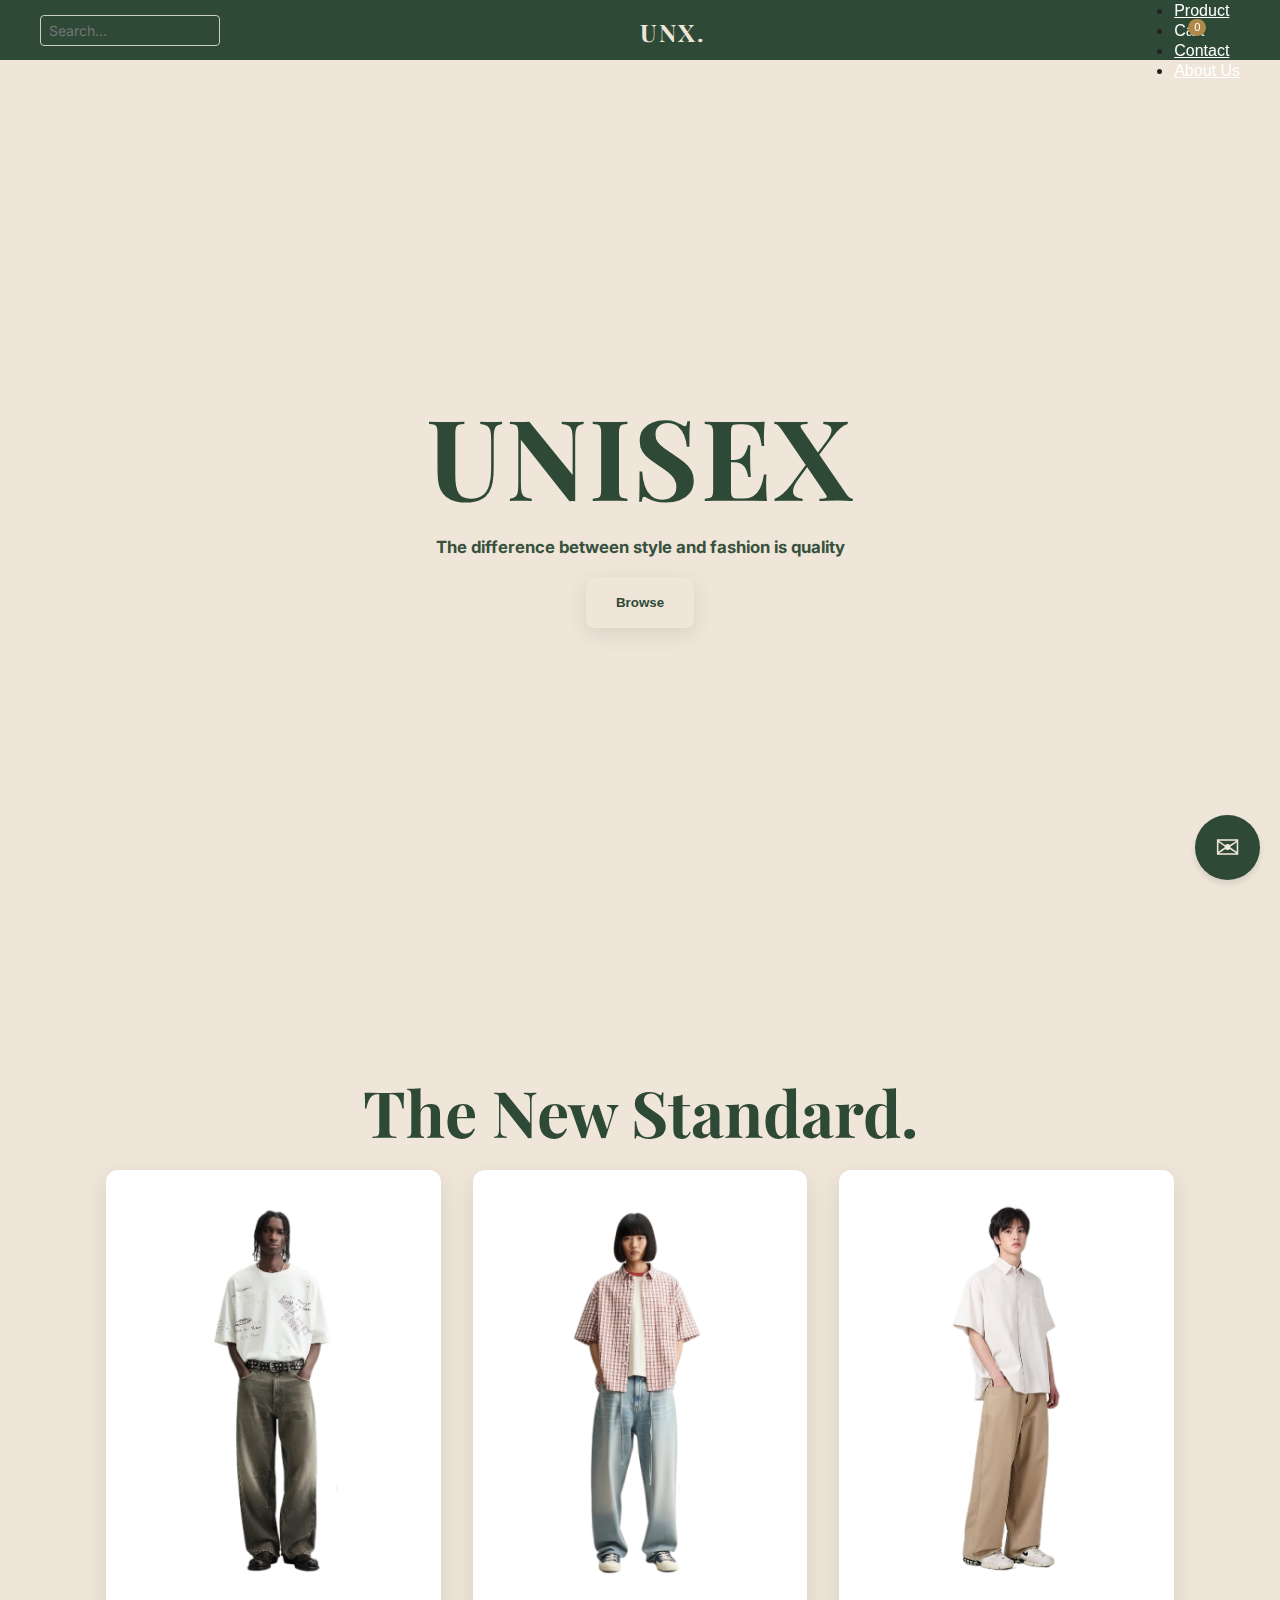
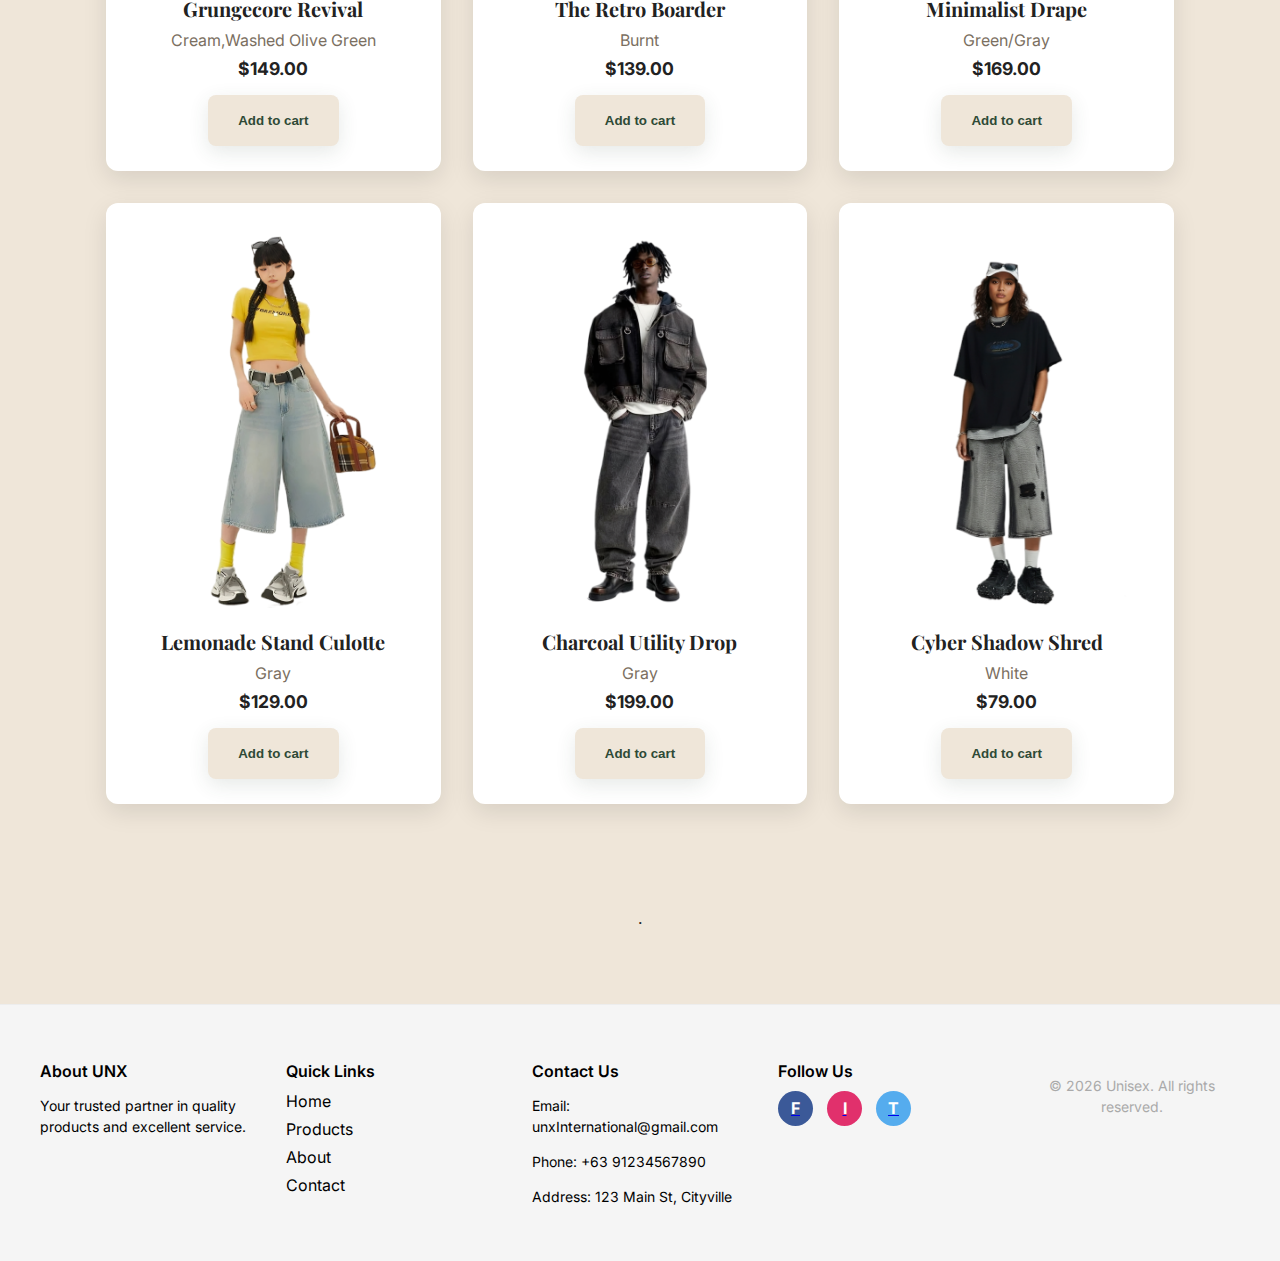
<file: index.html>
<!doctype html>
<html lang="en">
<head>
  <meta charset="utf-8" />
    <meta name="viewport" content="width=device-width, initial-scale=1">
  <title>Unx — Old Money Collection</title>
  <link href="https://fonts.googleapis.com/css2?family=Playfair+Display:wght@400;700&family=Inter:wght@300;400;600&display=swap" rel="stylesheet" />
  <link href="https://cdn.jsdelivr.net/npm/bootstrap@5.3.8/dist/css/bootstrap.min.css" rel="stylesheet" integrity="sha384-sRIl4kxILFvY47J16cr9ZwB07vP4J8+LH7qKQnuqkuIAvNWLzeN8tE5YBujZqJLB" crossorigin="anonymous" />
  <link rel="stylesheet" href="styles.css" />
</head>
<body>
  <!-- Main Navigation -->
  <div class="main-nav d-flex align-items-center justify-content-between px-4">
    <!-- Left: Search -->
    <div class="nav-left d-flex align-items-center">
      <input type="text" placeholder="Search..." class="search-input" />
    </div>

    <!-- Center: Brand -->
    <div class="brand text-center flex-fill">
      <a href="index.html" class="brand-link">
        <span class="brand-mark">UNX.</span>
      </a>
    </div>

    <!-- Right: Hamburger and Navigation -->
    <div class="d-flex align-items-center">
      <!-- Hamburger Icon -->
      <div class="hamburger" id="hamburger">
        <span></span>
        <span></span>
        <span></span>
      </div>

      <!-- Navigation Links -->
      <ul class="nav justify-content-end" id="navMenu">
        <li class="nav-item"><a class="nav-link" aria-current="page" href="index.html">Home</a></li>
        <li class="nav-item"><a class="nav-link" href="products.html">Product</a></li>
        <li class="nav-item"><a class="nav-link cart-wrapper" href="cart.html"> Cart <span id="cart-count" class="cart-count">0</span></a></li>
        <li class="nav-item"><a class="nav-link" href="contact.html">Contact</a></li>
        <li class="nav-item"><a class="nav-link" href="about.html">About Us</a></li>
      </ul>
    </div>
  </div>
    <!-- Messenger Button -->
  <button id="messageBtn">✉</button>

  <!-- Messenger Popup -->
  <div id="messengerPopup">
    <div id="messengerHeader">
      <span>Messenger</span>
      <button id="closeMessenger">&times;</button>
    </div>
    <div id="chatContent">
      <div><em>Start the conversation!</em></div>
    </div>
    <div id="messageInputContainer">
      <input type="text" id="messageInput" placeholder="Type your message..." />
      <button id="sendBtn">Send</button>
    </div>
  </div>

  <!-- Main Content -->
  <main>
    <section class = "hero">
      <div class="hero-inner">
        <h1 class="hero-title">UNISEX</h1>
        <h2 class="hero-sub">The difference between style and fashion is quality</h2>
        <button id="btnBrowse" class="btn-primary">Browse</button>
      </div>
    </section>

    <section class="container section">
      <h2 class="section-title">The New Standard.</h2>
      <div id="featured-grid" class="product-grid"></div>
    </section>

    <section class="container small-note">
      <p>.</p>
    </section>
  </main>

  <!-- Footer -->
 <footer class="site-footer">
  <div class="footer-container">
    <div class="footer-about">
      <h3>About UNX</h3>
      <p>Your trusted partner in quality products and excellent service.</p>
    </div>
    <div class="footer-links">
      <h3>Quick Links</h3>
      <ul>
        <li><a href="#">Home</a></li>
        <li><a href="products.html">Products</a></li>
        <li><a href="about.html">About</a></li>
        <li><a href="contact.html">Contact</a></li>
      </ul>
    </div>
    <div class="footer-contact">
      <h3>Contact Us</h3>
      <p>Email: unxInternational@gmail.com</p>
      <p>Phone: +63 91234567890</p>
      <p>Address: 123 Main St, Cityville</p>
    </div>
    <div class="footer-social">
      <h3>Follow Us</h3>
      <a href="#" aria-label="Facebook" class="social-icon facebook"></a>
      <a href="#" aria-label="Instagram" class="social-icon instagram"></a>
      <a href="#" aria-label="Twitter" class="social-icon twitter"></a>
    </div>
    <div class="footer-bottom">
      &copy; <span id="year"></span> Unisex. All rights reserved.
    </div>
  </div>
</footer>

  <script src="app.js"></script>
  <script>document.getElementById('year').textContent = new Date().getFullYear();</script>
</body>
</html>
</file>
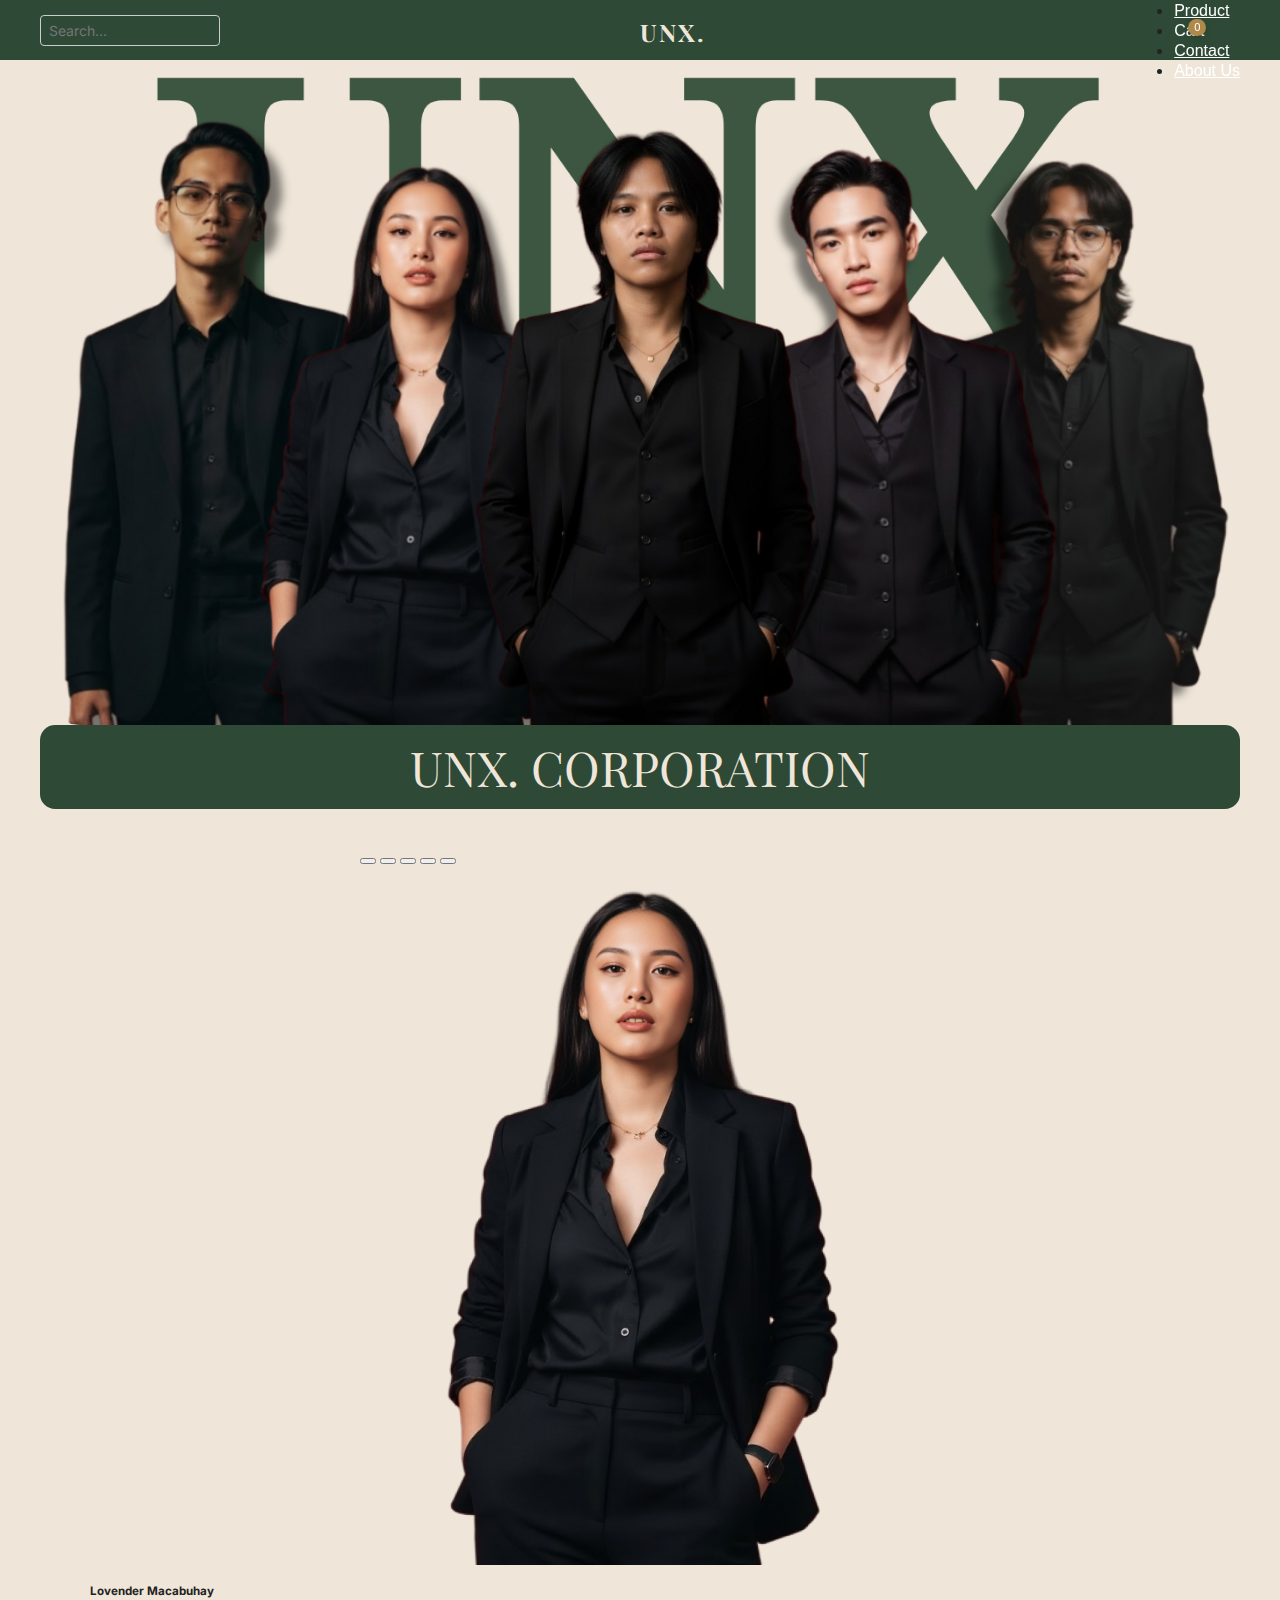
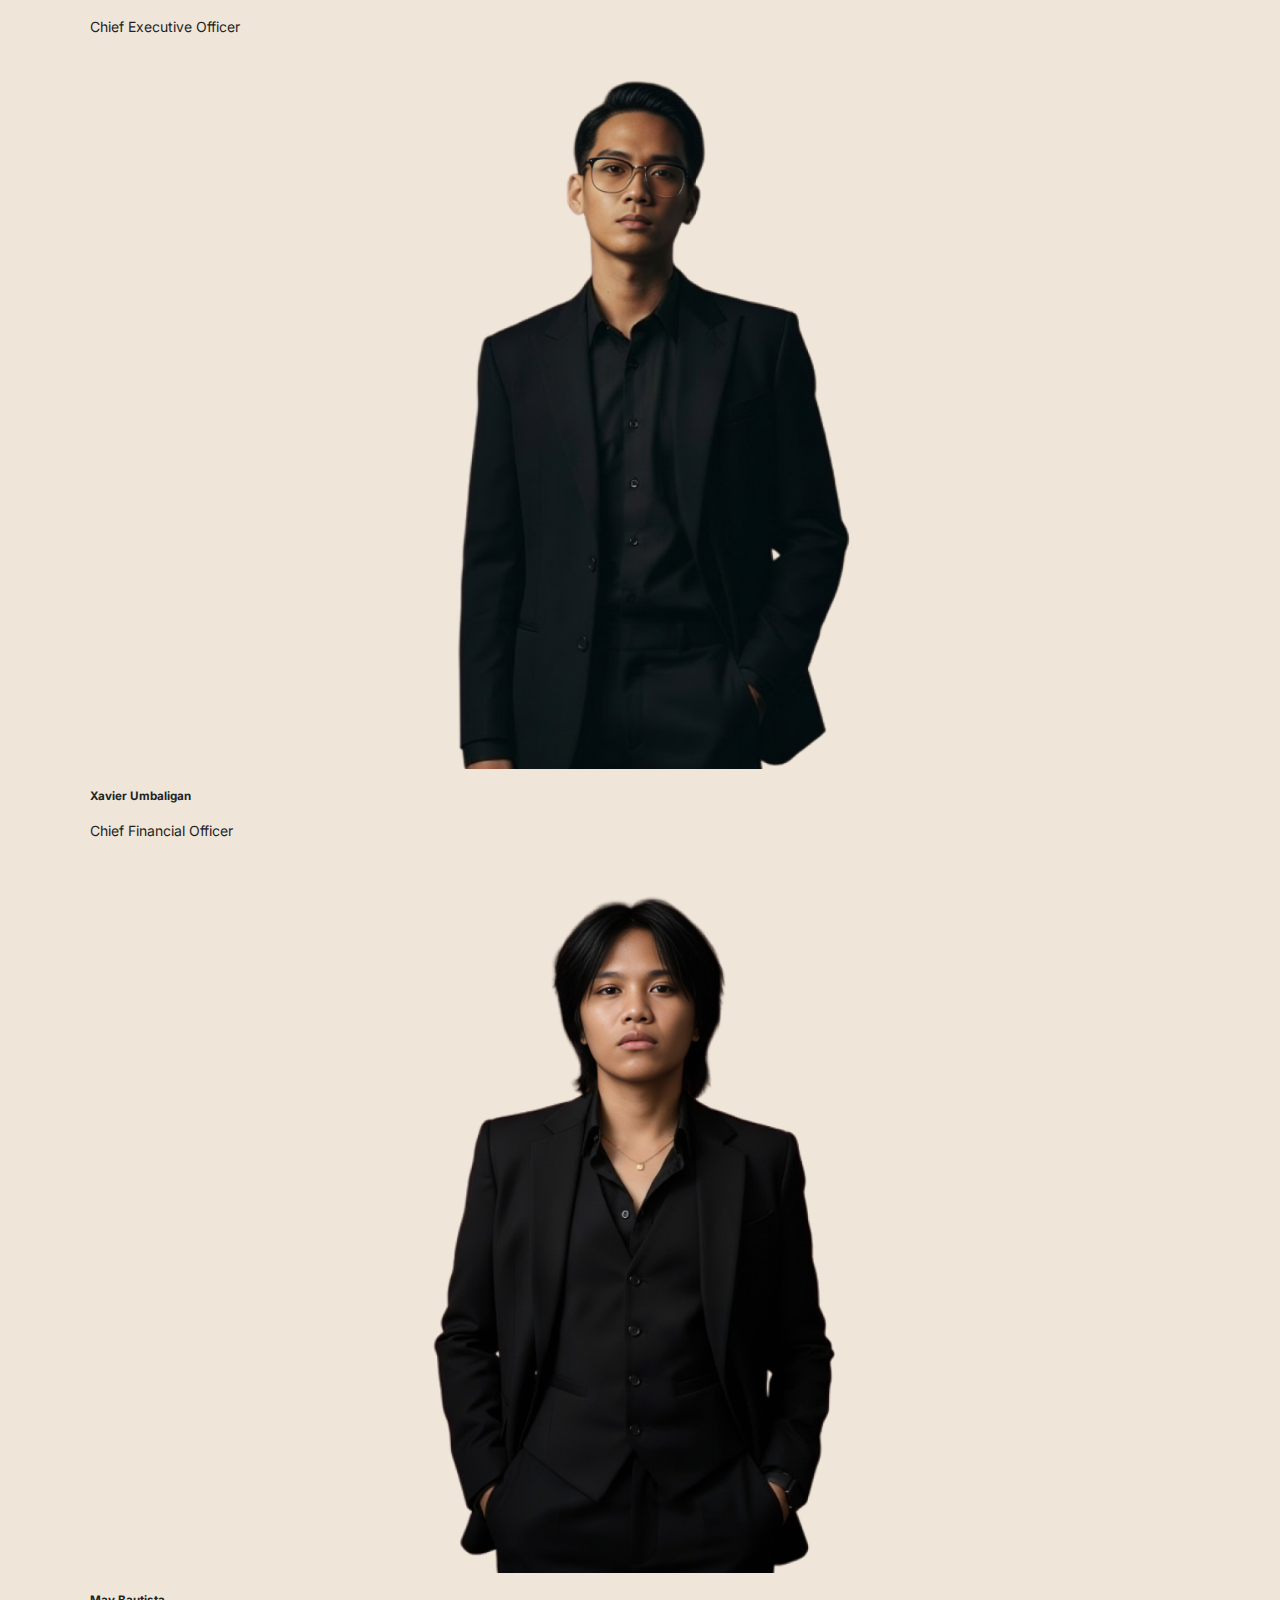
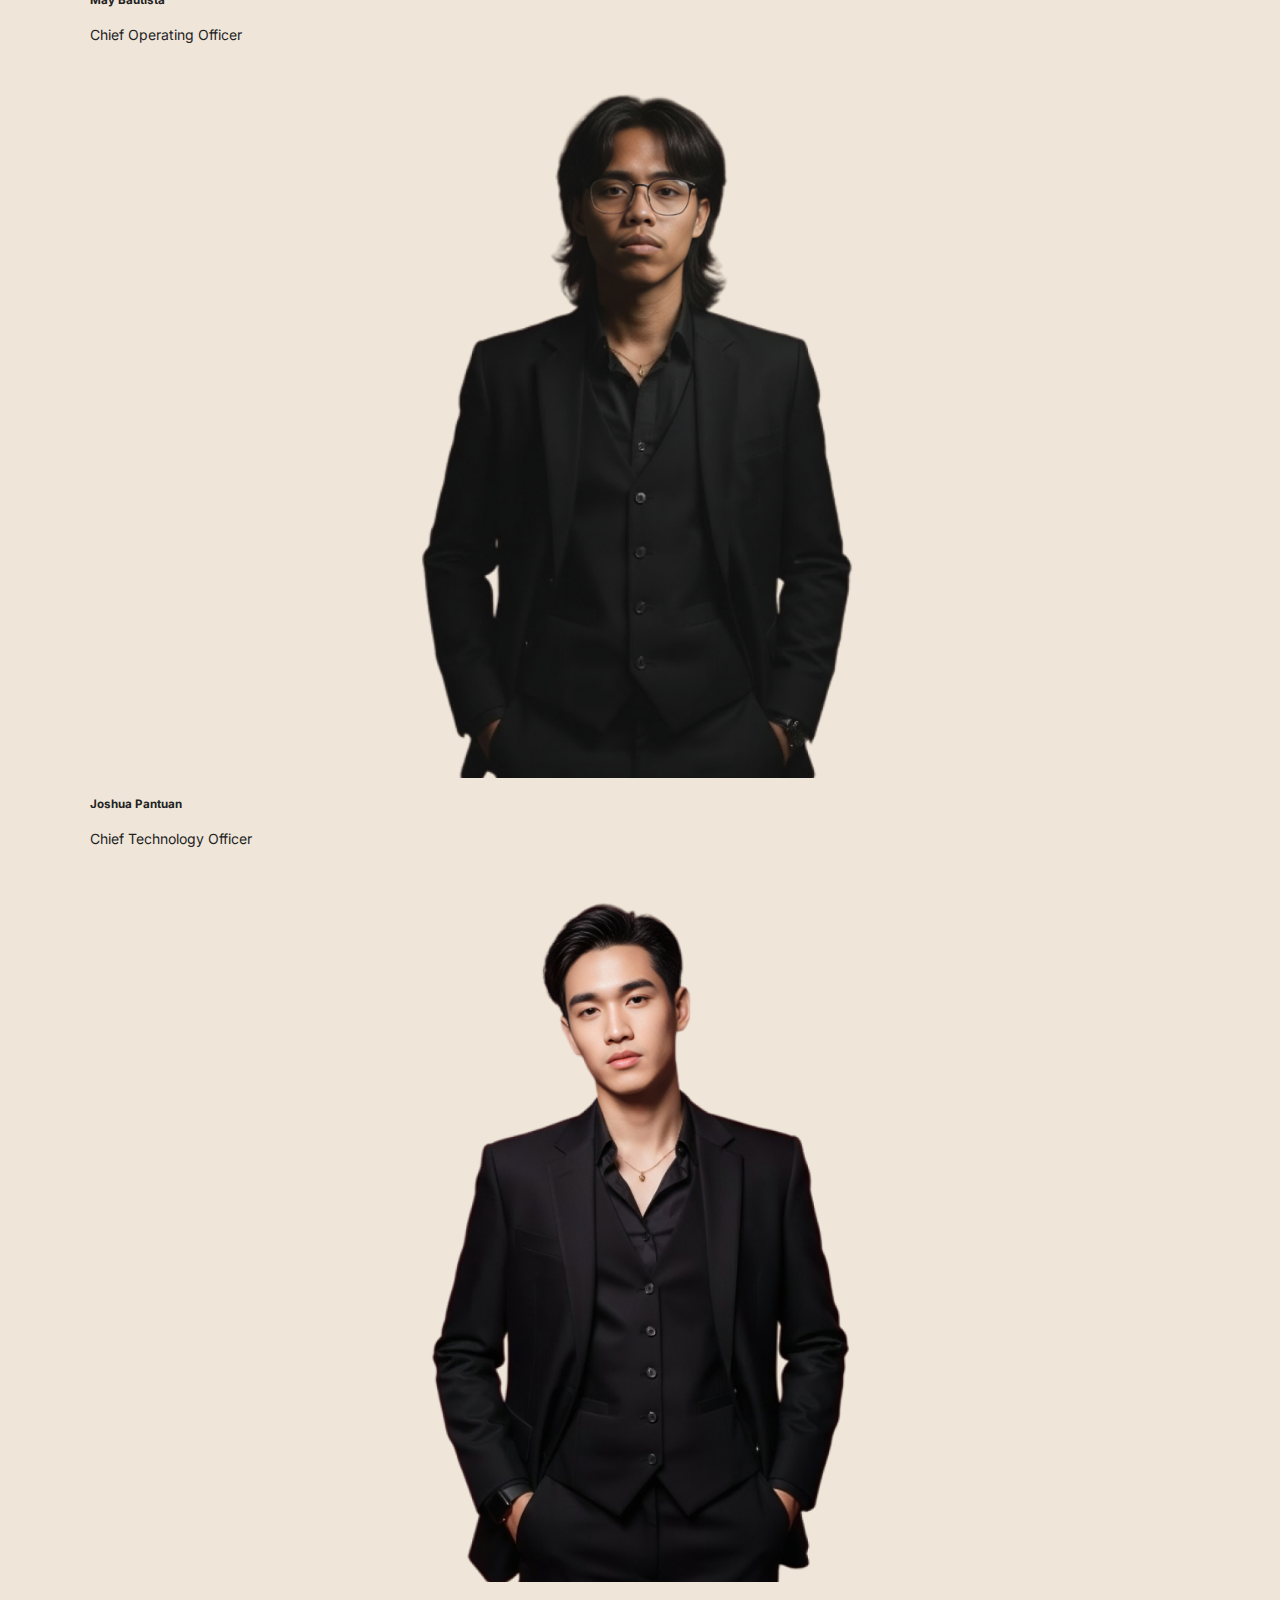
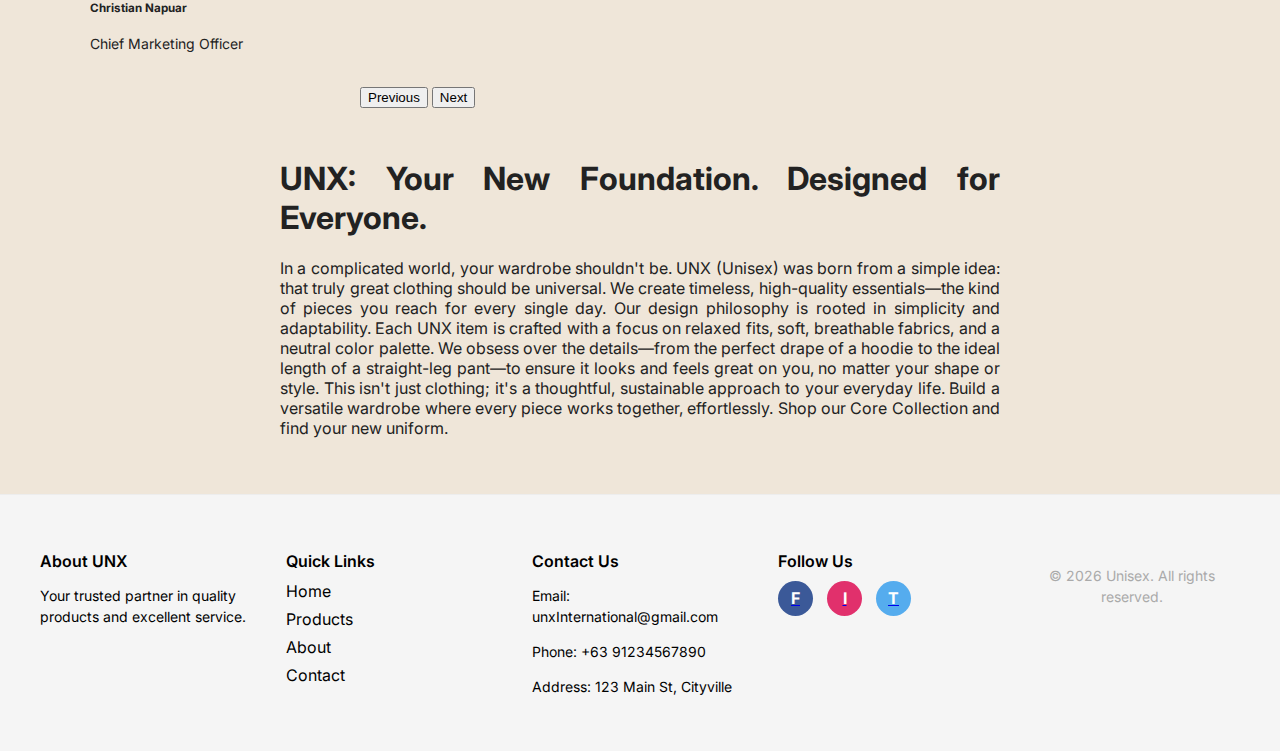
<file: about.html>
<!doctype html>
<html lang="en">
<head>
  <meta charset="utf-8" />
  <meta name="viewport" content="width=device-width,initial-scale=1" />
  <title>Unx — Old Money Collection</title>
  <link href="https://fonts.googleapis.com/css2?family=Playfair+Display:wght@400;700&family=Inter:wght@300;400;600&display=swap" rel="stylesheet" />
  <link href="https://cdn.jsdelivr.net/npm/bootstrap@5.3.8/dist/css/bootstrap.min.css" rel="stylesheet" integrity="sha384-sRIl4kxILFvY47J16cr9ZwB07vP4J8+LH7qKQnuqkuIAvNWLzeN8tE5YBujZqJLB" crossorigin="anonymous" />
  <link rel="stylesheet" href="styles.css" />
</head>
<body>
  <!-- Main Navigation -->
  <div class="main-nav d-flex align-items-center justify-content-between px-4">
    <!-- Left: Search -->
    <div class="nav-left d-flex align-items-center">
      <input type="text" placeholder="Search..." class="search-input" />
    </div>

    <!-- Center: Brand -->
    <div class="brand text-center flex-fill">
      <a href="index.html" class="brand-link">
        <span class="brand-mark">UNX.</span>
      </a>
    </div>

    <!-- Right: Hamburger and Navigation -->
    <div class="d-flex align-items-center">
      <!-- Hamburger Icon -->
      <div class="hamburger" id="hamburger">
        <span></span>
        <span></span>
        <span></span>
      </div>

      <!-- Navigation Links -->
      <ul class="nav justify-content-end" id="navMenu">
        <li class="nav-item"><a class="nav-link" aria-current="page" href="index.html">Home</a></li>
        <li class="nav-item"><a class="nav-link" href="products.html">Product</a></li>
        <li class="nav-item"><a class="nav-link cart-wrapper" href="cart.html"> Cart <span id="cart-count" class="cart-count">0</span></a></li>
        <li class="nav-item"><a class="nav-link" href="contact.html">Contact</a></li>
        <li class="nav-item"><a class="nav-link" href="about.html">About Us</a></li>
      </ul>
    </div>
  </div>
   
    <div class="pageimage">
      <img src="UNXBG.png" alt="">
     </div> 
     <div class = "companymembers">UNX. CORPORATION</div>
     
 <div class="caro">
     <div id="carouselExampleCaptions" class="carousel slide">
  <div class="carousel-indicators">
    <button type="button" data-bs-target="#carouselExampleCaptions" data-bs-slide-to="0" class="active" aria-current="true" aria-label="Slide 1"></button>
    <button type="button" data-bs-target="#carouselExampleCaptions" data-bs-slide-to="1" aria-label="Slide 2"></button>
    <button type="button" data-bs-target="#carouselExampleCaptions" data-bs-slide-to="2" aria-label="Slide 3"></button>
    <button type="button" data-bs-target="#carouselExampleCaptions" data-bs-slide-to="3" aria-label="Slide 4"></button>
    <button type="button" data-bs-target="#carouselExampleCaptions" data-bs-slide-to="4" aria-label="Slide 5"></button>
  </div>

<div class="carousel-inner" >
    <div class="carousel-item active">
      <img src="love.png" class="d-block w-100" alt="...">
      <div class="carousel-caption d-none d-md-block">
        <h5>Lovender Macabuhay</h5>
        <p>Chief Executive Officer</p>
      </div>
    </div>

    <div class="carousel-item">
      <img src="xavier.png" class="d-block w-100" alt="...">
      <div class="carousel-caption d-none d-md-block">
        <h5>Xavier Umbaligan</h5>
        <p>Chief Financial Officer</p>
      </div>
    </div>

    <div class="carousel-item">
      <img src="may.png" class="d-block w-100" alt="...">
      <div class="carousel-caption d-none d-md-block">
        <h5>May Bautista</h5>
        <p>Chief Operating Officer</p>
      </div>
    </div>

    <div class="carousel-item">
      <img src="joshua.png" class="d-block w-100" alt="...">
      <div class="carousel-caption d-none d-md-block">
        <h5>Joshua Pantuan</h5>
        <p>Chief Technology Officer</p>
      </div>
    </div>

    <div class="carousel-item">
      <img src="napuar.png" class="d-block w-100" alt="...">
      <div class="carousel-caption d-none d-md-block">
        <h5>Christian Napuar</h5>
        <p>Chief Marketing Officer</p>
      </div>
    </div>
  </div>

  <button class="carousel-control-prev" type="button" data-bs-target="#carouselExampleCaptions" data-bs-slide="prev">
    <span class="carousel-control-prev-icon" aria-hidden="true"></span>
    <span class="visually-hidden">Previous</span>
  </button>
  <button class="carousel-control-next" type="button" data-bs-target="#carouselExampleCaptions" data-bs-slide="next">
    <span class="carousel-control-next-icon" aria-hidden="true"></span>
    <span class="visually-hidden">Next</span>
  </button>
</div>
  <div class="text-container">
    <h1>UNX: Your New Foundation. Designed for Everyone.</h1>
    <p>In a complicated world, your wardrobe shouldn't be. UNX (Unisex) was born from a simple idea: that truly great clothing should be universal. We create timeless, high-quality essentials—the kind of pieces you reach for every single day.

Our design philosophy is rooted in simplicity and adaptability. Each UNX item is crafted with a focus on relaxed fits, soft, breathable fabrics, and a neutral color palette. We obsess over the details—from the perfect drape of a hoodie to the ideal length of a straight-leg pant—to ensure it looks and feels great on you, no matter your shape or style.

This isn't just clothing; it's a thoughtful, sustainable approach to your everyday life. Build a versatile wardrobe where every piece works together, effortlessly.

Shop our Core Collection and find your new uniform.</p>
  </div>
</div>

  <!-- Footer -->
 <footer class="site-footer">
  <div class="footer-container">
    <div class="footer-about">
      <h3>About UNX</h3>
      <p>Your trusted partner in quality products and excellent service.</p>
    </div>
    <div class="footer-links">
      <h3>Quick Links</h3>
      <ul>
        <li><a href="#">Home</a></li>
        <li><a href="products.html">Products</a></li>
        <li><a href="about.html">About</a></li>
        <li><a href="contact.html">Contact</a></li>
      </ul>
    </div>
    <div class="footer-contact">
      <h3>Contact Us</h3>
      <p>Email: unxInternational@gmail.com</p>
      <p>Phone: +63 91234567890</p>
      <p>Address: 123 Main St, Cityville</p>
    </div>
    <div class="footer-social">
      <h3>Follow Us</h3>
      <a href="#" aria-label="Facebook" class="social-icon facebook"></a>
      <a href="#" aria-label="Instagram" class="social-icon instagram"></a>
      <a href="#" aria-label="Twitter" class="social-icon twitter"></a>
    </div>
    <div class="footer-bottom">
      &copy; <span id="year"></span> Unisex. All rights reserved.
    </div>
  </div>
</footer>
<script src="app.js"></script>
<script src="https://cdn.jsdelivr.net/npm/bootstrap@5.3.8/dist/js/bootstrap.bundle.min.js" integrity="sha384-FKyoEForCGlyvwx9Hj09JcYn3nv7wiPVlz7YYwJrWVcXK/BmnVDxM+D2scQbITxI" crossorigin="anonymous"></script>
<script>
  document.getElementById('year').textContent = new Date().getFullYear();
</script>

  <script>document.getElementById('year').textContent = new Date().getFullYear();</script>
</body>
</html>
</file>
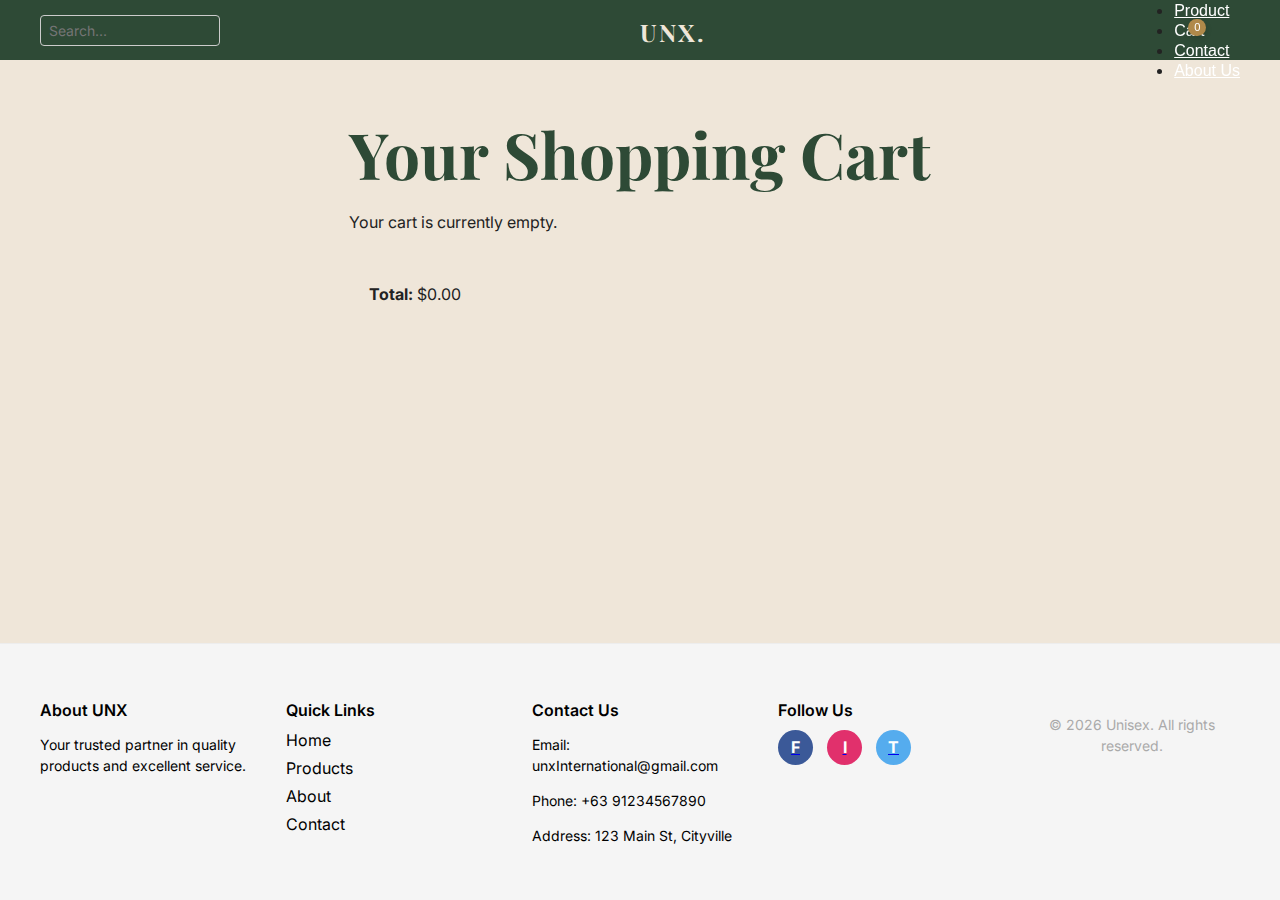
<file: cart.html>
<!doctype html>
<html lang="en">
<head>
  <meta charset="utf-8" />
  <meta name="viewport" content="width=device-width,initial-scale=1" />
  <title>Unx — Old Money Collection</title>
  <link href="https://fonts.googleapis.com/css2?family=Playfair+Display:wght@400;700&family=Inter:wght@300;400;600&display=swap" rel="stylesheet" />
  <link href="https://cdn.jsdelivr.net/npm/bootstrap@5.3.8/dist/css/bootstrap.min.css" rel="stylesheet" integrity="sha384-sRIl4kxILFvY47J16cr9ZwB07vP4J8+LH7qKQnuqkuIAvNWLzeN8tE5YBujZqJLB" crossorigin="anonymous" />
  <link rel="stylesheet" href="styles.css" />
</head>
<body>
  <!-- Main Navigation -->
<div class="main-nav d-flex align-items-center justify-content-between px-4">
    <!-- Left: Search -->
    <div class="nav-left d-flex align-items-center">
      <input type="text" placeholder="Search..." class="search-input" />
    </div>

    <!-- Center: Brand -->
    <div class="brand text-center flex-fill">
      <a href="index.html" class="brand-link">
        <span class="brand-mark">UNX.</span>
      </a>
    </div>

    <!-- Right: Hamburger and Navigation -->
    <div class="d-flex align-items-center">
      <!-- Hamburger Icon -->
      <div class="hamburger" id="hamburger">
        <span></span>
        <span></span>
        <span></span>
      </div>

      <!-- Navigation Links -->
      <ul class="nav justify-content-end" id="navMenu">
        <li class="nav-item"><a class="nav-link" aria-current="page" href="index.html">Home</a></li>
        <li class="nav-item"><a class="nav-link" href="products.html">Product</a></li>
        <li class="nav-item"><a class="nav-link cart-wrapper" href="cart.html"> Cart <span id="cart-count" class="cart-count">0</span></a></li>
        <li class="nav-item"><a class="nav-link" href="contact.html">Contact</a></li>
        <li class="nav-item"><a class="nav-link" href="about.html">About Us</a></li>
      </ul>
    </div>
  </div>
  
    <main class="container section">
        <h1 class="section-title">Your Shopping Cart</h1>

        <div id="cart-items" class="cart-items">
            <p>Your cart is currently empty.</p>
        </div>

        <div class="cart-summary">
            <p><strong>Total:</strong> $0.00</p>
            <button class="btn-primary">Proceed to Checkout</button>
        </div>
        <div id="custom-modal" class="modal-backdrop">
    <div class="modal-content">
        <h2 id="custom-modal-title" class="modal-title"></h2>
        <p id="custom-modal-message" class="modal-message"></p>
        <div id="custom-modal-buttons" class="modal-buttons">
            </div>
    </div>
</div>
    </main>

    <!-- Footer -->
 <footer class="site-footer">
  <div class="footer-container">
    <div class="footer-about">
      <h3>About UNX</h3>
      <p>Your trusted partner in quality products and excellent service.</p>
    </div>
    <div class="footer-links">
      <h3>Quick Links</h3>
      <ul>
        <li><a href="#">Home</a></li>
        <li><a href="products.html">Products</a></li>
        <li><a href="about.html">About</a></li>
        <li><a href="contact.html">Contact</a></li>
      </ul>
    </div>
    <div class="footer-contact">
      <h3>Contact Us</h3>
      <p>Email: unxInternational@gmail.com</p>
      <p>Phone: +63 91234567890</p>
      <p>Address: 123 Main St, Cityville</p>
    </div>
    <div class="footer-social">
      <h3>Follow Us</h3>
      <a href="#" aria-label="Facebook" class="social-icon facebook"></a>
      <a href="#" aria-label="Instagram" class="social-icon instagram"></a>
      <a href="#" aria-label="Twitter" class="social-icon twitter"></a>
    </div>
    <div class="footer-bottom">
      &copy; <span id="year"></span> Unisex. All rights reserved.
    </div>
  </div>
</footer>
        
   <div id="checkout-success-modal" class="modal-overlay">
        <div class="modal-content">
            <h3 class="modal-title">You're all set</h3>
            <p class="modal-message"></p>
            <p class="modal-environment"></p>
            <button class="modal-button" id="modal-ok-button">OK</button>
        </div>
    </div>
    <script src="app.js"></script> 
    <script>
        document.getElementById('year').textContent = new Date().getFullYear();
    </script>
</body>
</html>
</file>
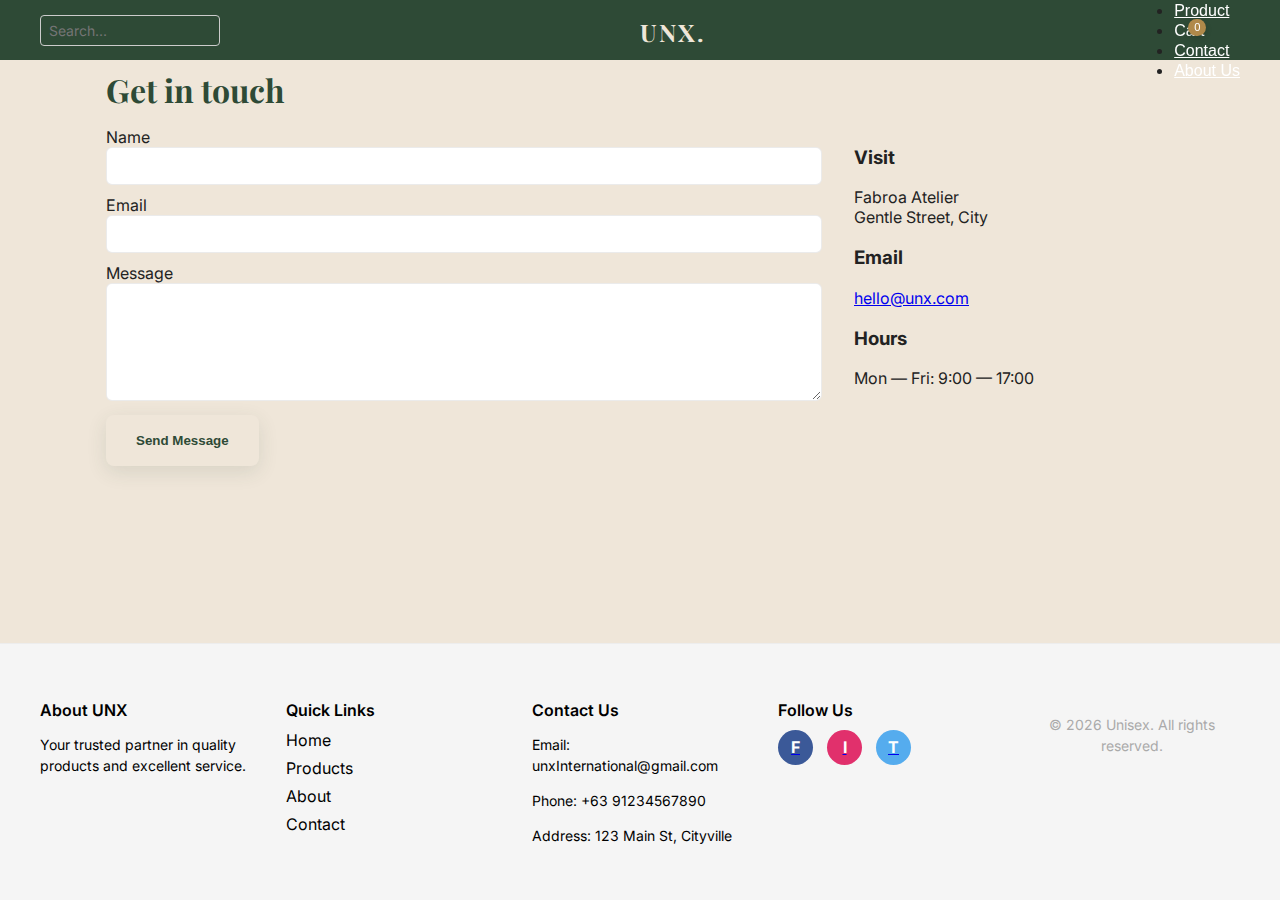
<file: contact.html>
<!doctype html>
<html lang="en">
<head>
  <meta charset="utf-8" />
  <meta name="viewport" content="width=device-width,initial-scale=1" />
  <title>Fabroa — Old Money Collection</title>
  <link href="https://fonts.googleapis.com/css2?family=Playfair+Display:wght@400;700&family=Inter:wght@300;400;600&display=swap" rel="stylesheet" />
  <link href="https://cdn.jsdelivr.net/npm/bootstrap@5.3.8/dist/css/bootstrap.min.css" rel="stylesheet" integrity="sha384-sRIl4kxILFvY47J16cr9ZwB07vP4J8+LH7qKQnuqkuIAvNWLzeN8tE5YBujZqJLB" crossorigin="anonymous" />
  <link rel="stylesheet" href="styles.css" />
</head>
<body>
  <!-- Main Navigation -->
  <div class="main-nav d-flex align-items-center justify-content-between px-4">
    <!-- Left: Search -->
    <div class="nav-left d-flex align-items-center">
      <input type="text" placeholder="Search..." class="search-input" />
    </div>

    <!-- Center: Brand -->
    <div class="brand text-center flex-fill">
      <a href="index.html" class="brand-link">
        <span class="brand-mark">UNX.</span>
      </a>
    </div>

    <!-- Right: Hamburger and Navigation -->
    <div class="d-flex align-items-center">
      <!-- Hamburger Icon -->
      <div class="hamburger" id="hamburger">
        <span></span>
        <span></span>
        <span></span>
      </div>

      <!-- Navigation Links -->
      <ul class="nav justify-content-end" id="navMenu">
        <li class="nav-item"><a class="nav-link" aria-current="page" href="index.html">Home</a></li>
        <li class="nav-item"><a class="nav-link" href="products.html">Product</a></li>
        <li class="nav-item"><a class="nav-link cart-wrapper" href="cart.html"> Cart <span id="cart-count" class="cart-count">0</span></a></li>
        <li class="nav-item"><a class="nav-link" href="contact.html">Contact</a></li>
        <li class="nav-item"><a class="nav-link" href="about.html">About Us</a></li>
      </ul>
    </div>
  </div>

  <main class="container section">
    <h1 class="page-heading">Get in touch</h1>

    <div class="contact-grid">
      <form class="contact-form" onsubmit="contactSubmit(event)">
        <label for="name">Name</label>
        <input id="name" name="name" required>

        <label for="email">Email</label>
        <input id="email" name="email" type="email" required>

        <label for="message">Message</label>
        <textarea id="message" name="message" rows="6" required></textarea>

        <button class="btn-primary" type="submit">Send Message</button>
      </form>

      <div class="contact-info">
        <h3>Visit</h3>
        <p>Fabroa Atelier<br/>Gentle Street, City</p>

        <h3>Email</h3>
        <p><a href="mailto:hello@unx.com">hello@unx.com</a></p>

        <h3>Hours</h3>
        <p>Mon — Fri: 9:00 — 17:00</p>
      </div>
    </div>
  </main>

   <!-- Footer -->
 <footer class="site-footer">
  <div class="footer-container">
    <div class="footer-about">
      <h3>About UNX</h3>
      <p>Your trusted partner in quality products and excellent service.</p>
    </div>
    <div class="footer-links">
      <h3>Quick Links</h3>
      <ul>
        <li><a href="#">Home</a></li>
        <li><a href="products.html">Products</a></li>
        <li><a href="about.html">About</a></li>
        <li><a href="contact.html">Contact</a></li>
      </ul>
    </div>
    <div class="footer-contact">
      <h3>Contact Us</h3>
      <p>Email: unxInternational@gmail.com</p>
      <p>Phone: +63 91234567890</p>
      <p>Address: 123 Main St, Cityville</p>
    </div>
    <div class="footer-social">
      <h3>Follow Us</h3>
      <a href="#" aria-label="Facebook" class="social-icon facebook"></a>
      <a href="#" aria-label="Instagram" class="social-icon instagram"></a>
      <a href="#" aria-label="Twitter" class="social-icon twitter"></a>
    </div>
    <div class="footer-bottom">
      &copy; <span id="year"></span> Unisex. All rights reserved.
    </div>
  </div>
</footer>

  <script>
    function contactSubmit(e) {
      e.preventDefault();
      const name = document.getElementById('name').value.trim();
      const email = document.getElementById('email').value.trim();
      const message = document.getElementById('message').value.trim();
      // Basic fallback: open mailto with the message
      const mailto = `mailto:hello@unx.com?subject=Contact from ${encodeURIComponent(name)}&body=${encodeURIComponent(message + '\n\nFrom: ' + name + ' — ' + email)}`;
      window.location.href = mailto;
    }
  </script>

  <script src="app.js"></script>
  <script>document.getElementById('year').textContent = new Date().getFullYear();</script>
</body>
</html>
</file>
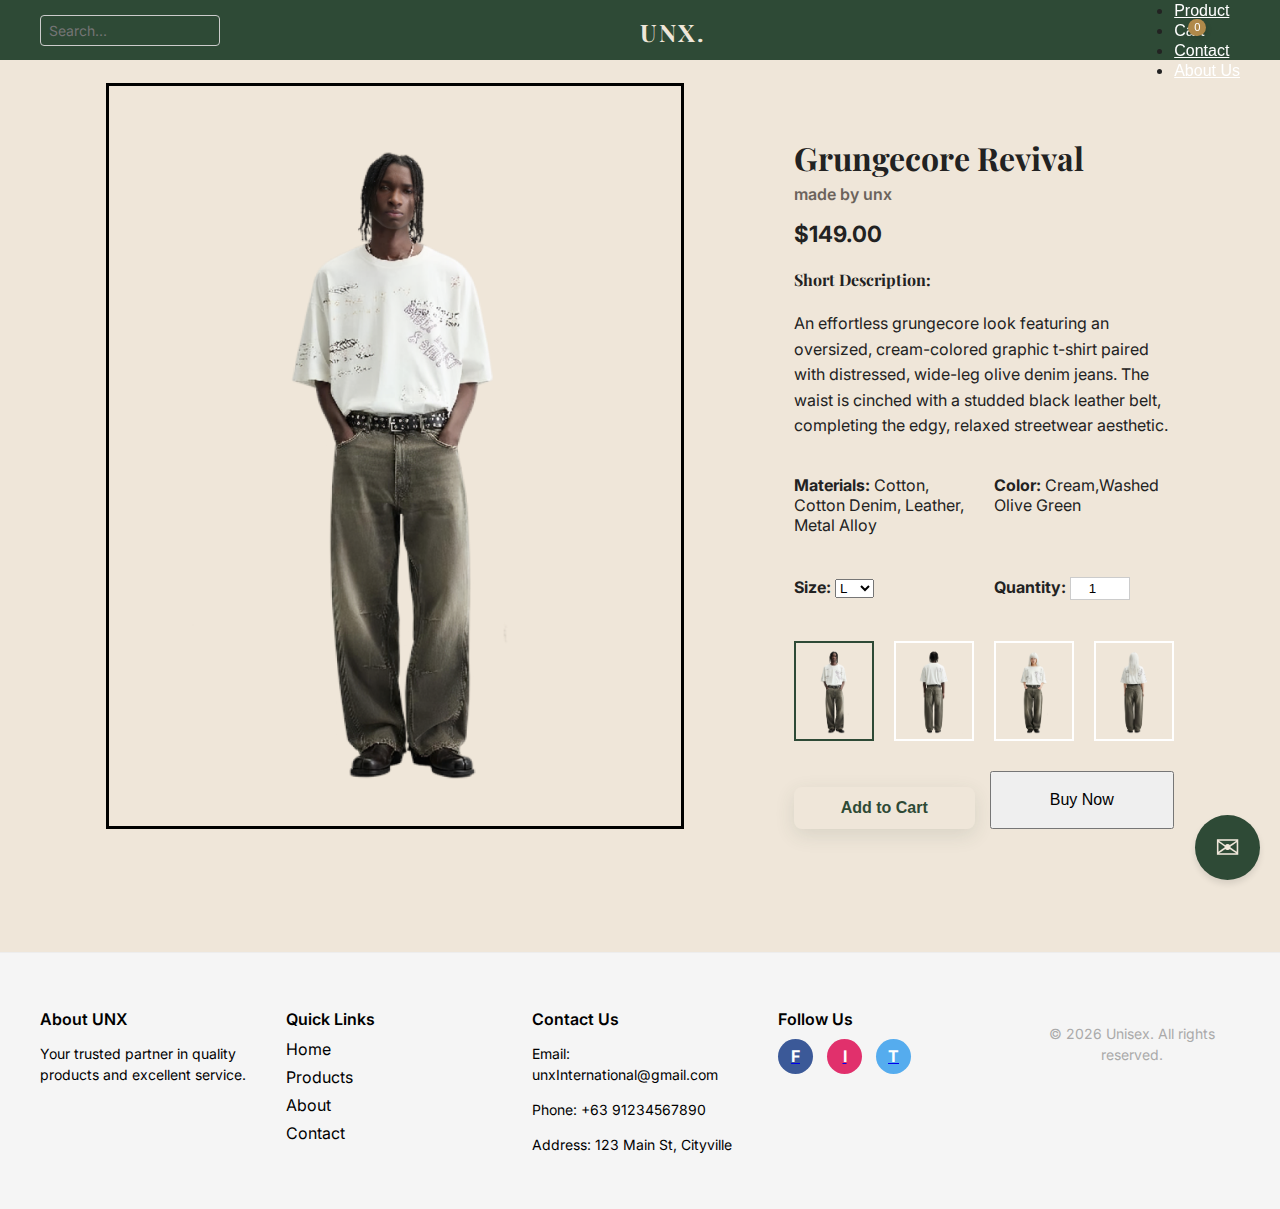
<file: product.html>
<!doctype html>
<html lang="en">
<head>
  <meta charset="utf-8" />
  <meta name="viewport" content="width=device-width,initial-scale=1" />
  <title>unx — Old Money Collection</title>
  <link href="https://fonts.googleapis.com/css2?family=Playfair+Display:wght@400;700&family=Inter:wght@300;400;600&display=swap" rel="stylesheet" />
  <link href="https://cdn.jsdelivr.net/npm/bootstrap@5.3.8/dist/css/bootstrap.min.css" rel="stylesheet" integrity="sha384-sRIl4kxILFvY47J16cr9ZwB07vP4J8+LH7qKQnuqkuIAvNWLzeN8tE5YBujZqJLB" crossorigin="anonymous" />
  <link rel="stylesheet" href="styles.css" />
</head>
<body>
  <!-- Main Navigation -->
  <div class="main-nav d-flex align-items-center justify-content-between px-4">
    <!-- Left: Search -->
    <div class="nav-left d-flex align-items-center">
      <input type="text" placeholder="Search..." class="search-input" />
    </div>

    <!-- Center: Brand -->
    <div class="brand text-center flex-fill">
      <a href="index.html" class="brand-link">
        <span class="brand-mark">UNX.</span>
      </a>
    </div>

    <!-- Right: Hamburger and Navigation -->
    <div class="d-flex align-items-center">
      <!-- Hamburger Icon -->
      <div class="hamburger" id="hamburger">
        <span></span>
        <span></span>
        <span></span>
      </div>

      <!-- Navigation Links -->
      <ul class="nav justify-content-end" id="navMenu">
        <li class="nav-item"><a class="nav-link" aria-current="page" href="index.html">Home</a></li>
        <li class="nav-item"><a class="nav-link" href="products.html">Product</a></li>
        <li class="nav-item"><a class="nav-link cart-wrapper" href="cart.html"> Cart <span id="cart-count" class="cart-count">0</span></a></li>
        <li class="nav-item"><a class="nav-link" href="contact.html">Contact</a></li>
        <li class="nav-item"><a class="nav-link" href="about.html">About Us</a></li>
      </ul>
    </div>
  </div>
    <!-- Messenger Button -->
  <button id="messageBtn">✉</button>

  <!-- Messenger Popup -->
  <div id="messengerPopup">
    <div id="messengerHeader">
      <span>Messenger</span>
      <button id="closeMessenger">&times;</button>
    </div>
    <div id="chatContent">
      <div><em>Start the conversation!</em></div>
    </div>
    <div id="messageInputContainer">
      <input type="text" id="messageInput" placeholder="Type your message..." />
      <button id="sendBtn">Send</button>
    </div>
  </div>

    <main class="container section">
        <div id="product-detail-container" class="product-page-layout">
            
            <div class="product-images-area">
                <div class="main-image-viewport">
                    <img id="main-product-image" src="" alt="Main product view">
                </div>
                
                
            </div>

            <div class="meta product-detail-meta" id="product-meta-area">
                </div>
            
        </div>
    </main>
              <div id="thumbnail-grid" class="thumbnail-grid">
                </div>
    
     <!-- Footer -->
 <footer class="site-footer">
  <div class="footer-container">
    <div class="footer-about">
      <h3>About UNX</h3>
      <p>Your trusted partner in quality products and excellent service.</p>
    </div>
    <div class="footer-links">
      <h3>Quick Links</h3>
      <ul>
        <li><a href="#">Home</a></li>
        <li><a href="products.html">Products</a></li>
        <li><a href="about.html">About</a></li>
        <li><a href="contact.html">Contact</a></li>
      </ul>
    </div>
    <div class="footer-contact">
      <h3>Contact Us</h3>
      <p>Email: unxInternational@gmail.com</p>
      <p>Phone: +63 91234567890</p>
      <p>Address: 123 Main St, Cityville</p>
    </div>
    <div class="footer-social">
      <h3>Follow Us</h3>
      <a href="#" aria-label="Facebook" class="social-icon facebook"></a>
      <a href="#" aria-label="Instagram" class="social-icon instagram"></a>
      <a href="#" aria-label="Twitter" class="social-icon twitter"></a>
    </div>
    <div class="footer-bottom">
      &copy; <span id="year"></span> Unisex. All rights reserved.
    </div>
  </div>
</footer>

    <script src="app.js"></script>
    
    <script>document.getElementById('year').textContent = new Date().getFullYear();</script>
</body>
</html>
</file>
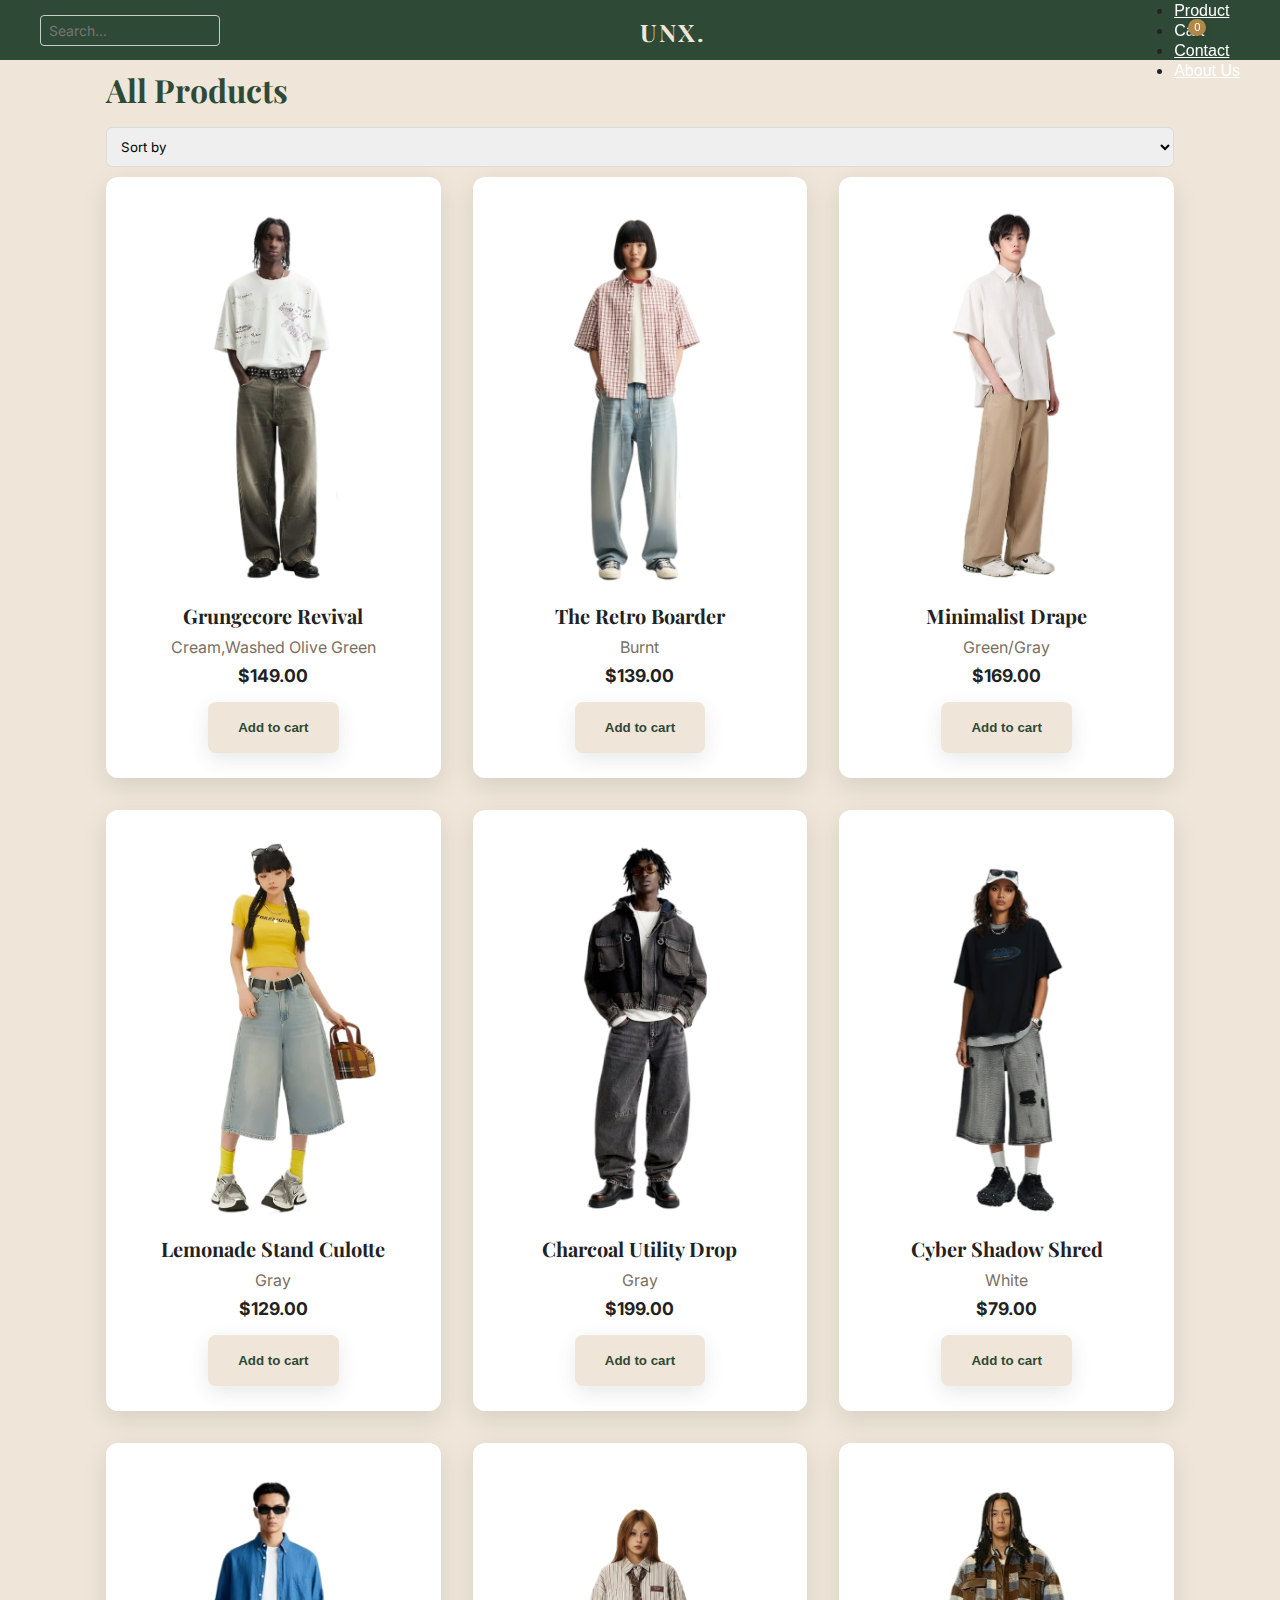
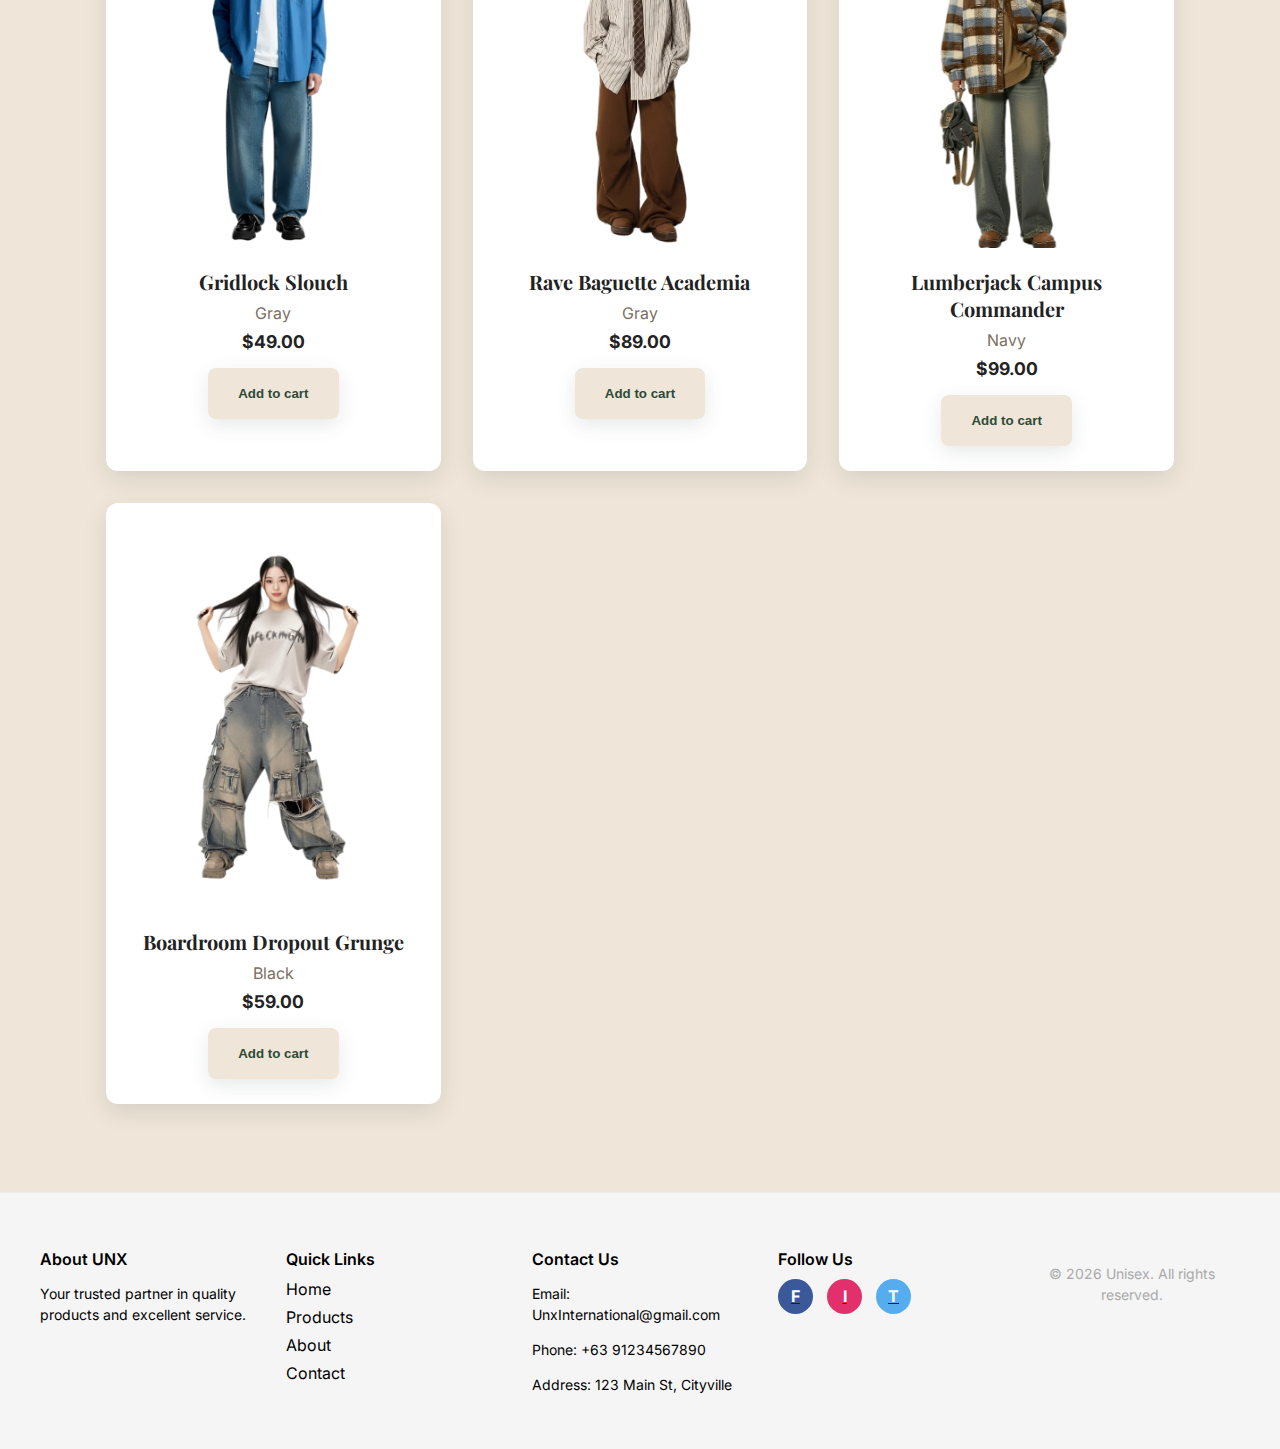
<file: products.html>
<!doctype html>
<html lang="en">
<head>
  <meta charset="utf-8" />
  <meta name="viewport" content="width=device-width,initial-scale=1" />
  <title>Unx — Old Money Collection</title>
  <link href="https://fonts.googleapis.com/css2?family=Playfair+Display:wght@400;700&family=Inter:wght@300;400;600&display=swap" rel="stylesheet" />
  <link href="https://cdn.jsdelivr.net/npm/bootstrap@5.3.8/dist/css/bootstrap.min.css" rel="stylesheet" integrity="sha384-sRIl4kxILFvY47J16cr9ZwB07vP4J8+LH7qKQnuqkuIAvNWLzeN8tE5YBujZqJLB" crossorigin="anonymous" />
  <link rel="stylesheet" href="styles.css" />
</head>
<body>
  <!-- Main Navigation -->
  <div class="main-nav d-flex align-items-center justify-content-between px-4">
    <!-- Left: Search -->
    <div class="nav-left d-flex align-items-center">
      <input type="text" placeholder="Search..." class="search-input" />
    </div>

    <!-- Center: Brand -->
    <div class="brand text-center flex-fill">
      <a href="index.html" class="brand-link">
        <span class="brand-mark">UNX.</span>
      </a>
    </div>

    <!-- Right: Hamburger and Navigation -->
    <div class="d-flex align-items-center">
      <!-- Hamburger Icon -->
      <div class="hamburger" id="hamburger">
        <span></span>
        <span></span>
        <span></span>
      </div>

      <!-- Navigation Links -->
      <ul class="nav justify-content-end" id="navMenu">
        <li class="nav-item"><a class="nav-link" aria-current="page" href="index.html">Home</a></li>
        <li class="nav-item"><a class="nav-link" href="products.html">Product</a></li>
        <li class="nav-item"><a class="nav-link cart-wrapper" href="cart.html"> Cart <span id="cart-count" class="cart-count">0</span></a></li>
        <li class="nav-item"><a class="nav-link" href="contact.html">Contact</a></li>
        <li class="nav-item"><a class="nav-link" href="about.html">About Us</a></li>
      </ul>
    </div>
  </div>


 <main class="container section">
    <h1 class="page-heading">All Products</h1>

    <div class="controls">
      <label class="sr-only" for="sort">Sort</label>
      <select id="sort" class="select">
        <option value="default">Sort by</option>
        <option value="price-asc">Price (Low to High)</option>
        <option value="price-desc">Price (High to Low)</option>
        <option value="name-asc">Name (A-Z)</option>
      </select>
      

    <div id="products-grid" class="product-grid">
      </div>
  </main>


  <!-- Footer -->
 <footer class="site-footer">
  <div class="footer-container">
    <div class="footer-about">
      <h3>About UNX</h3>
      <p>Your trusted partner in quality products and excellent service.</p>
    </div>
    <div class="footer-links">
      <h3>Quick Links</h3>
      <ul>
        <li><a href="#">Home</a></li>
        <li><a href="products.html">Products</a></li>
        <li><a href="about.html">About</a></li>
        <li><a href="contact.html">Contact</a></li>
      </ul>
    </div>
    <div class="footer-contact">
      <h3>Contact Us</h3>
      <p>Email: UnxInternational@gmail.com</p>
      <p>Phone: +63 91234567890</p>
      <p>Address: 123 Main St, Cityville</p>
    </div>
    <div class="footer-social">
      <h3>Follow Us</h3>
      <a href="#" aria-label="Facebook" class="social-icon facebook"></a>
      <a href="#" aria-label="Instagram" class="social-icon instagram"></a>
      <a href="#" aria-label="Twitter" class="social-icon twitter"></a>
    </div>
    <div class="footer-bottom">
      &copy; <span id="year"></span> Unisex. All rights reserved.
    </div>
  </div>
</footer>

  <script src="app.js"></script>
  <script>document.getElementById('year').textContent = new Date().getFullYear();</script>
</body>
</html>
</file>
<file: styles.css>
:root{
  --deep-green: #2e4a36;
  --beige: #efe6d9;
  --accent: #b0894a;
  --muted: #7b6f61;
  --text: #222;
  --max-width: 1100px;
}

/* Basic reset */
*{box-sizing:border-box}
html,body{height:100%}

/* --- CONSOLIDATED BODY STYLES (Includes Sticky Footer Fix) --- */
body{
    /* Existing Styles */
    font-family: "Inter", system-ui, -apple-system, "Segoe UI", Roboto, "Helvetica Neue", Arial;
    color:var(--text);
    background:var(--beige);
    -webkit-font-smoothing:antialiased;
    -moz-osx-font-smoothing:grayscale;
    margin: 0;
    padding: 0;
    
    /* Sticky Footer Logic */
    display: flex;
    flex-direction: column;
    min-height: 100vh;
}
/* ----------------------------------------------------------------- */

/* Container */
.container{
  max-width:var(--max-width);
  margin:20px auto;
}


.main-nav {
  display: flex;
  align-items: center;
  justify-content: space-between;
  position: fixed;
  top: 0;
  width: 100%;
  height: 60px;
  background-color: #2e4a36;
  padding: 8px 40px;
  z-index: 9999;
}


.main-nav .nav {
  flex-grow: 1;
  justify-content: center;
  z-index: 9999;
}


.main-nav .nav-link {
  color: white !important;
  font-size: 16px;
  font-weight: 100;
  font-family: sans-serif;
  transition: color 0.3s ease;
}

.main-nav .nav-link:hover,
.main-nav .nav-link.active {
  color: #caa502 !important;
}

.logo img.nav-logo {
  height: 220px;
  width: auto;
  transition: transform 0.3s ease;
}

.hamburger {
  display: none;
  flex-direction: column;
  cursor: pointer;
  gap: 5px;
}

.hamburger span {
  width: 25px;
  height: 3px;
  background-color: #efe6d9;
  transition: all 0.3s ease;
}

@media (max-width: 991px) {
  .hamburger {
    display: flex;
  }

 
  .main-nav .nav {
    display: none;
    flex-direction: column;
    align-items: center;
    justify-content: center;
    background-color: #2e4a36;
    position: absolute;
    top: 80px;
    left: 0;
    width: 100%;
    padding: 20px 0;
    z-index: 1000;
    opacity: 0;
    transform: translateY(-10px);
    transition: all 0.4s ease-in-out;
  }

  .main-nav .nav.show {
    display: flex;
    opacity: 1;
    transform: translateY(0);
  }

  .hamburger.active span:nth-child(1) {
    transform: rotate(45deg) translate(5px, 5px);
  }
  .hamburger.active span:nth-child(2) {
    opacity: 0;
  }
  .hamburger.active span:nth-child(3) {
    transform: rotate(-45deg) translate(5px, -5px);
  }
}


@media (max-width: 576px) {
  .logo img.nav-logo {
    height: 150px;
    width: 150px;
  }
   .brand {
    margin-left: 50px;   /* push it a little from the left edge */

    flex: 1;             /* let it take remaining space */
    text-align: left;    /* keep brand aligned nicely */
  }
}
@media (max-width: 768px) {
  .main-nav {
    padding: 8px 20px; /* reduce side padding */
  }

  .brand-link {
    font-size: 24px; /* smaller logo text for phones */
  }

  .nav-left {
    display: none; /* hide search on mobile */
  }

  .main-nav .nav {
    top: 60px; /* adjust dropdown position */
  }
}

.brand-link{
  color:var(--beige);
  text-decoration:none;
  font-family:"Playfair Display", serif;
  font-size:30px;
  letter-spacing:0.08em;
  font-weight:700;
  align-content: center;
}

/* Header 
.site-header{
  position: fixed;
  margin-top: 0;
  margin-left: 0;
  width: 100%;
  display:flex;
  background:linear-gradient(0deg, rgba(46,74,54,1), rgba(46,74,54,1));
  color:var(--beige);
  align-items: center;
  padding: .80rem 0;
  justify-content: space-between;
  top: 0;
  z-index:40;
  box-shadow:0 2px 8px rgba(0,0,0,0.08);
}

.header-inner{
  max-width:var(--max-width);
  display:flex;
  position: sticky;
  align-items: center;
  padding:10px 1rem;
}
*/

 /*
@media (max-width: 768px) {
  #menuToggle {
    display: block;
    cursor: pointer;
    font-size: 24px;
    color: white;
    margin-right: 20px;
  }
  #navMenu {
    display: none; /* Hidden by default on small screens 
    position: absolute;
    top: 60px; 
    right: 10px;
    background: linear-gradient(0deg, rgba(46,74,54,1), rgba(46,74,54,1));
    padding: 10px;
    border-radius: 4px;
    box-shadow: 0 2px 8px rgba(0,0,0,0.2);
  }
  #navMenu.show {
    display: block;
  }
}
*/ 

/* Keep the menu visible on larger screens 
@media (min-width: 769px) {
  #menuToggle {
    display: none;
  }
  #navMenu {
    display: flex !important;
    position: static;
    flex-direction: row;
    background: transparent;
    box-shadow: none;
    padding: 0;
  }
}

.nav{
  display:flex;
  gap:1rem;
  flex:1;
}

.nav a{
  color:var(--beige);
  text-decoration:none;
  font-weight:500;
  opacity:0.92;
}*/



/* ✅ Search Container (Desktop Default) */
.search-container {
  position: relative;
  display: flex;
  align-items: center;
  justify-content: flex-start;
  background: rgba(255, 255, 255, 0.95);
  padding: 5px 10px;
  border-radius: 6px;
  box-shadow: 0 1px 2px rgba(0,0,0,0.05);
  margin-left: 20px;
}

.search-input {
  border: none;
  outline: none;
  width: 180px;
  font-size: 0.95rem;
  padding: 6px 8px;
  background: transparent;
  font-family: inherit;
  color: var(--text);
}

/* ✅ Optional hover/focus feedback */
.search-input:focus {
  border-bottom: 1px solid var(--accent);
}

/* ---------------------------------
   📱 MOBILE (iPhone XR and smaller)
---------------------------------- */
@media (max-width: 768px) {
  .search-container {
    display: none; /* hide search on smaller screens */
  }
}
.about-heading{
  color: #efe6d9;
}

/* Cart icon */
.cart-icon{
  color:var(--beige);
  position:relative;
  text-decoration:none;
}
.cart-summary{
  padding: 20px;
}
/* Make the link the positioning parent */
/* make sure link acts as the positioning parent */
.cart-wrapper {
  position: relative;       /* Keeps badge positioned relative to the link */
  display: inline-block;
  text-decoration: none;
  color: inherit;
}

.cart-count {
  position: absolute;
  top: -3px;
  right: -2px;
  background: var(--accent);
  color: #fff;
  font-size: 0.7rem;
  padding: 3px 6px;
  border-radius: 999px;
  box-shadow: 0 2px 6px rgba(0, 0, 0, 0.15);
  line-height: 1;
  white-space: nowrap;
  min-width: 18px;
  text-align: center;
}

/* Adjust badge for smaller screens */
@media (max-width: 480px) {
  .cart-count {
    top: 1px;
    right: 1px;
    font-size: 0.65rem;
    padding: 2px 5px;
  }
}
/* ✅ Extra small devices (iPhone SE and similar) */
@media (max-width: 400px) {
  .main-nav {
    padding: 8px 16px; /* less side padding */
    height: 55px;
  }

  .brand-link {
    font-size: 24px; /* slightly smaller logo text */
  }

  .search-input {
    display: none; /* hide search to save space */
  }

  .hamburger span {
    width: 22px; /* slightly smaller hamburger */
  }

  /* make sure nav dropdown covers full width nicely */
  .main-nav .nav {
    top: 55px;
    padding: 10px 0;
  }

  /* Prevent text from overflowing */
  .main-nav .nav-link {
    font-size: 14px;
  }
}


/* Make sure no ancestor is clipping absolute children */
.nav, .nav-list, .nav-item {
  overflow: visible; /* if any ancestor has overflow:hidden, badge can be clipped */
}


.hero{
  background: url('https://hips.hearstapps.com/hmg-prod/images/quiet-luxury-1606239428.jpg');
  text-align:center;
  background-position: center;
  background-size: cover;
  padding: 20rem 0;
  margin-top: 60px;
}
.hero-inner{max-width:900px;margin:0 auto}
.hero-title{
  font-family:"Playfair Display", serif;
  font-size:7rem;
  margin:0;
  letter-spacing:0.02em;
  color: #2e4a36;
}
.hero-sub{
  margin:.5rem 0 1.25rem;
  opacity:0.95;
  font-size:1.05rem;
  color: #2e4a36;
}

.btn-primary{
  display:inline-block;
  background:var(--beige);
  color:var(--deep-green);
  padding:18px 30px;
  border-radius:8px;
  text-decoration:none;
  font-weight:600;
  box-shadow:0 6px 20px rgba(46,74,54,0.12);
}

/* Sections */
.section{
  padding:3rem 1rem;
  align-items: start;

}
.section-title{font-family:"Playfair Display", serif; font-size:4rem; margin-bottom:1rem; color:var(--deep-green);text-align: center;}

/* --- PRODUCT GRIDS --- */

/* Home Page Grid (3x2 Layout) */
.product-grid{
  display: grid;
  grid-template-columns: repeat(3, 1fr);
  grid-template-rows: repeat(2, minmax(300px, 1fr)); /* To enforce 2 rows for 6 items */
  gap: 2rem;
}

/* Product Detail Page Grid (3x3 Gallery Layout) */
.product-detail-grid {
  display: grid;
  grid-template-columns: repeat(3, 1fr);
  grid-template-rows: repeat(3, minmax(300px, 1fr)); /* To enforce 3 rows for 9 items */
  gap: 1rem; /* Smaller gap for the gallery look */
}

.card{
  background: white;
  padding: 25px;
  border-radius: 12px;
  text-align: center;
  box-shadow: 0 8px 25px rgba(0, 0, 0, 0.1);
}

.card img{
  width: 100%;
  height: 380px;
  object-fit: cover;
  border-radius: 8px;
}


.pageimage img {
  display: block;
  margin-top: 50px !important; 
  margin: 0 auto;
  width: 100%;              /* takes full available width */
  max-width: 1200px;        /* limits size on large screens */
  height: auto;             /* keeps aspect ratio */
  border-radius: 40px;
  padding: 0;
  object-fit: cover;        /* ensures no distortion */
}
.companymembers{
  padding: 10px;
  text-align: center;
  background-color:#2e4a36;
  display: block;
  margin: 0 auto;
  max-width: 1200px;
  width: 100%;
  font-family:"Playfair Display", serif; font-size:3rem; margin-bottom:1rem; color:var(--beige);text-align: center;
  border-radius: 0.40cm;
}

/* Mobile responsive adjustments */
@media (max-width: 768px) {
  .pageimage img {
    border-radius: 20px;
    padding: 10px;
  }
}

@media (max-width: 480px) {
  #featured-grid {
    grid-template-columns: 1fr; /* only one column */
    gap: 15px;
  }

  .card {
    padding: 10px;
  }

  .card h4 {
    font-size: 0.9rem;
  }

  .price {
    font-size: 0.9rem;
  }

  .add-btn {
    padding: 6px;
    font-size: 0.9rem;
  }
}
@media (max-width: 768px) {
  #products-grid {
    grid-template-columns: repeat(auto-fit, minmax(150px, 1fr));
    gap: 15px;
    padding: 15px;
  }

  .card {
    padding: 10px;
  }

  .card h4 {
    font-size: 0.95rem;
  }

  .price {
    font-size: 1rem;
  }
}

@media (max-width: 480px) {
  #products-grid {
    grid-template-columns: 1fr; /* stack vertically on very small screens */
  }

  .add-btn {
    padding: 6px;
    font-size: 0.9rem;
  }
}

.caro {
  display: flex;
  flex-direction: column; /* stack vertically on small screens */
  align-items: center;
  gap: 30px;
  margin: 0 auto;
  width: 100%;
  max-width: 800px; /* limit size on large screens */
  border-radius: 40px;
  padding: 20px;
}

/* make carousel images responsive */
.carousel-inner img {
  width: 100%;
  max-width: 560px; /* don't exceed this width */
  height: auto; /* automatically adjust height */
  border-radius: 40px;
  object-fit: cover;
  display: block;
  margin: 0 auto;
}

/* Responsive adjustments */
@media (max-width: 768px) {
  .caro {
    padding: 10px;
  }

  .carousel-inner img {
    max-width: 90%;
    height: auto;
    border-radius: 20px;
  }
}

 .text-container {
  width: 100%; /* Fill available width */
  max-width: 800px; /* Limit maximum width for readability */
  font-size: 16px;
  margin: 0 auto; /* centers text on desktop */
  padding: 0 20px; /* adds space on phone sides */
  text-align: justify;
  
}
/* Responsive font scaling */
@media (max-width: 768px) {
  .text-container {
    font-size: 15px;
    padding: 0 16px;
  }
}

/* Small screens (phones like iPhone XR / SE) */
@media (max-width: 480px) {
  .text-container {
    font-size: 14px;
    padding: 0 12px;
  }
}
.card:hover{
  transform: scale(1.03); 
}

.card h4{
  font-family: "Playfair Display", serif;
  margin: 16px 0 0;
  font-size: 1.25rem;
}

.card p{
  margin: 8px 0;
  font-size: 1rem;
  color: var(--muted);
}

.card .price{
  font-weight: 700;
  margin-top: 8px;
  font-size: 1.1rem;
}


/* --- Product detail layout adjustment for the 3x3 grid --- */

/* Original product-detail flex layout is only used for the fallback single image */
.product-detail{
  display: flex;
  gap: 2rem;
}
.product-detail .image{
  flex: 1;
  min-width: 280px;
}
.product-detail .meta{
  flex: 1.1;
}

/* Styles for the meta content when the 3x3 grid is displayed */
.product-detail-meta {
  max-width: 500px; /* Constrain the width */
  margin: 0 auto;
  padding: 2rem 0 0;
}


.add-btn{
  margin-top: 1rem;
}

/* footer */
.site-footer{
  background:#fff;
  padding:1.25rem 0;
  color:var(--muted);
  border-top:1px solid rgba(0,0,0,0.03);
  margin-top: 20px;
  padding: 20px;
}
.footer-inner{max-width:var(--max-width);margin:0 auto;display:flex;justify-content:space-between;align-items:center;padding:0 1rem}

/* small utilities ABOUT NI SYA*/
.container.small-note{text-align:center;padding:1.25rem}
.page-heading{font-family:"Playfair Display", serif;color:var(--deep-green);margin:0 0 1rem}
.copy p{line-height:1.6;color:#312f2b}
.contact-grid{display:grid;grid-template-columns:1fr 320px;gap:2rem}
.contact-form input, .contact-form textarea, .select, .contact-form label{
  width:100%; 
  font-family:inherit;
}
.contact-form input, .contact-form textarea, .select{
  padding:10px;
  border-radius:6px;
  border:1px solid rgba(0,0,0,0.08);
  margin-bottom:10px;
}

.btn-primary{cursor:pointer;border:none}

/* Accessibility helper */
.sr-only{position:absolute;width:1px;height:1px;padding:0;margin:-1px;overflow:hidden;clip:rect(0,0,0,0);white-space:nowrap;border:0;}

/* Responsive */
@media (max-width:900px){
  .header-inner{padding:0 12px}
  .nav{display:none}
  .product-detail{flex-direction:column}
  /* Force grids to 2 columns on small screens */
  .product-grid, .product-detail-grid {
    grid-template-columns: repeat(2, 1fr);
    grid-template-rows: auto;
  }
  .contact-grid{grid-template-columns:1fr}
}
/*message button*/
/*message button*/
#messageBtn {
  position: fixed;
  bottom: 20px;
  right: 20px;
  background-color: rgba(46,74,54,1); /* Green */
  color: #efe6d9;
  border: none;
  padding: 15px 20px;
  border-radius: 50px;
  cursor: pointer;
  font-size: 30px;
  box-shadow: 0 4px 6px rgba(0,0,0,0.1);
  z-index: 9999;
  transition: background-color 0.3s;
}

#messageBtn:hover {
  background-color: rgba(46,74,54,1);
}

/* Style for the messenger popup */
#messengerPopup {
  visibility: hidden;  
  position: fixed;
  bottom: 100px;
  right: 40px;
  width: 400px;
  max-height: 400px;
  background-color: #fff;
  border-radius: 8px;
  box-shadow: 0 4px 8px rgba(0,0,0,0.2);
  overflow: hidden;
  z-index: 9998 ;
  display: flex;
  flex-direction: column;
}
/* For tablets and smaller screens */
@media (max-width: 768px) {
  #messengerPopup {
    right: 10px;
    bottom: 70px;
    width: 90vw;
    max-height: 70vh;
    border-radius: 10px;
  }
}

/* For very small phones */
@media (max-width: 480px) {
  #messengerPopup {
    right: 5px;
    left: 5px;
    bottom: 100px;
    width: auto;
    max-height: 65vh;
    border-radius: 10px;
  }
}
/* Header of the messenger */
#messengerHeader {
  background-color: rgba(46,74,54,1);
  color: #efe6d9;
  padding: 10px;
  font-weight: bold;
  display: flex;
  justify-content: space-between;
  align-items: center;
}

/* Close button style */
#closeMessenger {
  background: none;
  border: none;
  color: #efe6d9;
  font-size: 20px;
  cursor: pointer;
}

/* Chat content area */
#chatContent {
  flex: 1;
  padding: 10px;
  overflow-y: auto;
  background-color: #efe6d9;
}

/* Input area */
#messageInputContainer {
  display: flex;
  padding: 10px;
  border-top: 1px solid #ddd;
}

#messageInput {
  flex: 1;
  padding: 8px;
  border: 1px solid #ccc;
  border-radius: 4px;
}

#sendBtn {
  background-color: rgba(46,74,54,1);
  color: #efe6d9;
  border: none;
  padding: 8px 12px;
  margin-left: 8px;
  border-radius: 4px;
  cursor: pointer;
  font-weight: bold;
}

#sendBtn:hover {
  background-color: rgba(46,74,54,1);
}

/* ==========================================================
// NEW: Modal Styles for Checkout Confirmation
========================================================== */
.modal-overlay {
    position: fixed;
    top: 0;
    left: 0;
    width: 100%;
    height: 100%;
    background-color: rgba(0, 0, 0, 0.4); /* Dark semi-transparent background */
    display: flex;
    justify-content: center;
    align-items: center;
    z-index: 1000; /* Ensure it's on top of other content */
    visibility: hidden; /* Hidden by default */
    opacity: 0;
    transition: visibility 0.3s, opacity 0.3s ease-in-out;
}

.modal-overlay.show {
    visibility: visible;
    opacity: 1;
}

.modal-content {
    background-color:rgba(46,74,54,1);
    padding: 2rem;
    border-radius: 12px; /* Rounded corners for the modal box */
    box-shadow: 0 10px 30px rgba(0, 0, 0, 0.15); /* Soft shadow */
    text-align: center;
    max-width: 380px; /* Max width to keep it compact */
    width: 90%; /* Responsive width */
    transform: translateY(20px); /* Slight animation on show */
    transition: transform 0.3s ease-in-out;
}

.modal-overlay.show .modal-content {
    transform: translateY(0);
}

.modal-title {
    font-family: 'Playfair Display', serif; /* Use your brand font */
    font-size: 1.8rem;
    font-weight: 700;
    margin-bottom: 0.8rem;
    color: #efe6d9;
}

.modal-message {
    font-family: 'Inter', sans-serif;
    font-size: 1rem;
    color: #efe6d9;
    margin-bottom: 1.2rem;
    line-height: 1.5;
}

.modal-environment {
    font-family: 'Inter', sans-serif;
    font-size: 0.85rem;
    color:#efe6d9;
    margin-bottom: 1.5rem;
}

.modal-button {
    background-color: #efe6d9; /* A pleasant green, similar to "Add to cart" */
    color:rgba(46,74,54,1);
    border: none;
    padding: 0.8rem 2rem;
    border-radius: 8px; /* Slightly more rounded than default button */
    cursor: pointer;
    font-family: 'Inter', sans-serif;
    font-size: 1rem;
    font-weight: 600;
    transition: background-color 0.2s ease-in-out;
}


.modal-button:hover {
    background-color: #45a049;
}
/* Make each cart-item row stretch full width of its parent */
.cart-item {
  width: 100% !important;
  box-sizing: border-box !important;
  display: flex !important;
  align-items: center;
  gap: 16px;
  padding: 18px !important;
  margin-bottom: 18px !important;
  border-radius: 14px !important;
  background: #f7efe6;      /* same as your card background */
  box-shadow: 3px 3px 10px rgba(0,0,0,0.12) !important;
}
.container section
{
  padding: 0;
}

/* Ensure image stays fixed size on desktop */
.cart-item img {
  width: 100px !important;
  height: 100px !important;
  flex: 0 0 80px;
  /* REPLACEMENT: Use box-shadow to add a shadow.
     The values are: 
     1. Horizontal offset (x-axis)
     2. Vertical offset (y-axis)
     3. Blur radius
     4. Spread radius (optional)
     5. Color
  */
  box-shadow: 0 4px 8px rgba(0, 0, 0, 0.2); /* Soft, subtle shadow */
  
  border-radius: 1px;
  object-fit:contain;
}
/* Middle details take remaining space */
.cart-details {
  flex: 1 1 auto;
  min-width: 0; /* important to allow text to wrap */
}

/* Actions (qty + remove) keep a fixed-ish width */
.cart-actions {
  flex: 0 0 110px;
  text-align: center;
}

/* Subtotal sits to the right and does not wrap under normal desktop */
.cart-subtotal {
  flex: 0 0 auto;
  margin-left: auto;      /* push to far right */
  font-weight: 700;
  white-space: nowrap;
  padding-left: 10px;
}

/* Make sure long product titles wrap instead of expanding the card */
.cart-details h4 {
  margin: 0 0 6px 0;
  overflow-wrap: break-word;
  word-break: break-word;
}
@media (max-width: 767px) {
  .carousel-caption {
    bottom: 10px; /* move caption slightly up */
    left: 0;
    right: 0;
    padding: 0 10px;
    font-size: 14px;
    border-radius: 6px;
  }
}
.carousel-caption {
  display: block !important;
  bottom: 10px;      /* adjust for small screens */
  left: 50%;
  transform: translateX(-50%);
  padding: 0 10px 20px;
  font-size: 14px;   /* readable on mobile */
  border-radius: 4px;
}


/* MOBILE: stack neatly, subtotal moves below and aligned right */
@media (max-width: 480px) {
  .cart-item {
    flex-direction: column;
    align-items: flex-start;
    gap: 10px;
  }

  .cart-item img {
    width: 80%;
    max-width: 140px;
    height: auto;
    margin: 0 auto;
    margin-bottom: 8px;
  }

 .remove-btn btn-link{
  flex: 0 0 auto;
  margin-left: auto;      /* push to far right */
  font-weight: 700;
  white-space: nowrap;
  color: #caa502;

}

  .cart-actions {
    flex: 1 1 auto;
    text-align: left;
  }

  .cart-subtotal {
    margin-left: 0;
    text-align: right;
    width: 100%;
    padding-right: 10px;
    margin-top: 6px;
  }
}




/* ==========================================================
// STICKY FOOTER FIX
// Ensures the footer stays at the bottom of the viewport
// even when content is short.
========================================================== */

/* 1. Set up the body as a flex container */
body {
    display: flex;
    flex-direction: column;
    min-height: 100vh; 
    margin: 0; 
} 

/* 2. Push the main content down */
main {
    flex-grow: 1; /* Allows the main content area to take up all available vertical space */
}

/* 3. Ensure the footer remains at the end */
footer {
    flex-shrink: 0; /* Prevents the footer from shrinking */
    /* Your existing footer styles will also apply here */
}

/* ==========================================================
// NEW: Product Detail Layout (for Product.html)
========================================================== */
.product-page-layout {
    display: flex;
    gap: 10px;
    max-width: 1200px;
    margin: 15px auto;
}

.product-images-area {
    flex: 2; /* Takes up 2/3 of the space */
   margin-right: 100px;
   border:solid black ;
}


.main-image-viewport {
    width: 100%;
    height: 100%;
    aspect-ratio: 1 / 1.1; 
    margin-bottom: 20px;
    overflow: hidden;
    border-radius: 8px;
}

#main-product-image {
   width:100%;
    height: 100%;
    object-fit: contain; /* Prevents cropping, shows entire image */
    transition: transform 0.3s ease;
 
}

.thumbnail-grid {
    display: flex; /* Makes the images sit side-by-side */
    gap: 20px;    /* Adds space between them */
    margin-top: 20px;
}
.thumbnail-grid img {
   border: solid white;
   border-width: 2px;
   width: 80px; /* Force a small, fixed size */
   height: 100px;
   object-fit: contain;

}

.thumbnail-grid img:hover {
    opacity: 0.8;
    
}
.thumbnail-grid img.selected{
  background-color: rgba(46,74,54,1);
}

.thumbnail-grid img.active {
    border-color: var(--deep-green); /* Highlight the currently selected thumbnail */
}

.product-detail-meta {
    flex: 1; /* Takes up 1/3 of the space */
}

/* Cleanup: Hide the old layout styles to prevent conflicts */
.product-detail-grid,
.product-detail {
    display: none; 
}

@media (max-width:900px){
    /* Stack images and meta vertically on smaller screens */
    .product-page-layout {
        flex-direction: column;
        gap: 20px;
    }
}

/* ==========================================================
// NEW: Checkout Modals Styling
========================================================== */

/* 1. Modal Overlay and Container */
.custom-modal {
    position: fixed;
    top: 0;
    left: 0;
    width: 100%;
    height: 100%;
    background-color: rgba(0, 0, 0, 0.4);
    display: flex;
    justify-content: center;
    align-items: center;
    /* Initially hidden */
    visibility: hidden;
    opacity: 0;
    transition: opacity 0.3s, visibility 0.3s;
    z-index: 1000; 
}

/* Modal visible state (THIS IS CRITICAL) */
.custom-modal.show {
    visibility: visible;
    opacity: 1;
}

/* 2. Modal Box Content */
.modal-content-styled {
    background: #fff;
    padding: 30px;
    border-radius: 12px;
    box-shadow: 0 10px 30px rgba(0, 0, 0, 0.15);
    width: 90%;
    max-width: 380px; 
    text-align: center;
    transform: translateY(-20px);
    transition: transform 0.3s ease-out;
}

.custom-modal.show .modal-content-styled {
    transform: translateY(0);
}

/* 3. Typography and Layout */
.modal-title-styled {
    font-family: 'Playfair Display', serif;
    font-size: 1.8rem;
    margin-bottom: 10px;
    color: var(--text);
}

.modal-content-styled p {
    margin: 10px 0;
    color: #6b635c; 
}

/* Confirmation Modal details area */
.modal-environment-confirm {
    text-align: left;
    padding: 15px 0;
    border-top: 1px solid #eee;
    border-bottom: 1px solid #eee;
    margin-bottom: 20px;
    line-height: 1.5;
}

/* 4. Actions/Buttons */
.modal-actions-styled {
    display: flex;
    justify-content: center;
    gap: 20px;
    margin-top: 20px;
}

.btn-primary-styled {
    background-color: var(--deep-green); 
    color: white;
    border: none;
    padding: 12px 25px;
    border-radius: 8px;
    font-size: 1rem;
    font-weight: 600;
    cursor: pointer;
    transition: background-color 0.2s;
}

.btn-primary-styled:hover {
    background-color: #3b7e45; 
}

.btn-link {
    background: none;
    color: var(--text);
    border: none;
    cursor: pointer;
    font-size: 1rem;
    padding: 12px 25px;
    font-weight: 600;
    transition: color 0.2s;
    
}

.btn-link:hover {
    color: var(--deep-green);
}

.success-content .modal-actions-styled {
    display: block;
}
.success-content .ok-button {
    width: 100%;
}
/* Container for search */
.search-container {
  position: relative;
  width: 40px; /* Size of the icon container */
  height: 40px;
  transition: width 0.3s ease;
}

.search-container:hover {
  width: 200px; /* Expand when hovered */
}

/* Style for search input */
.search-input {
  
  border: 1px solid #ccc;
  border-radius: 4px;
  font-size: 14px;
  margin-right: 15px;
  color: #fff; /* This makes the text white */
  background-color: transparent; /* Optional: set background transparent if desired */
}

/* Main navigation styling 
  display: flex;
  align-items: center;
  justify-content: space-between;
  padding: 10px 20px;
}

/* Container for left side (search) */
.nav-left {
  display: flex;
  align-items: center;
  flex-shrink: 0;
}

/* Centered brand styling */
.brand {
  position: absolute;
  left: 50%;
  top: 50%;
  transform: translate(-50%, -50%);
}

/* Style for the brand mark */
.brand-mark {
  font-size: 24px;
  font-weight: bold;
  letter-spacing: 2px;
  cursor: pointer;
  justify-self: center;
  margin-left: 50%;
  margin-right: 50%;

}

/* Optional: hover effect for brand mark */
.brand-mark:hover {
  color: #caa502;
}

/* Style for the messenger button */

/* Other styles can be added as needed */

/* Footer styles */
.site-footer {
  background-color: whitesmoke;
  color: black;
  padding: 40px 20px;
  font-family: 'Inter', sans-serif;
  position: relative;
}

.footer-container {
  max-width: 1200px;
  margin: 0 auto;
  display: grid;
  grid-template-columns: repeat(auto-fit, minmax(200px, 1fr));
  gap: 30px;
}

.footer-about h3,
.footer-links h3,
.footer-contact h3,
.footer-social h3 {
  margin-bottom: 10px;
  font-size: 16px;
  font-weight: 600;
}

.footer-about p,
.footer-contact p,
.footer-bottom {
  font-size: 14px;
  line-height: 1.5;
}

.footer-links ul {
  list-style: none;
  padding: 0;
  margin: 0;
}

.footer-links li {
  margin-bottom: 8px;
}

.footer-links a {
  color: black;
  text-decoration: none;
  transition: color 0.3s;
}

.footer-links a:hover {
  color: #caa502;
}

/* Social icons styles (simple circles with background colors) */
.social-icon {
  display: inline-block;
  width: 35px;
  height: 35px;
  margin-right: 10px;
  border-radius: 50%;
  background-color: #555;
  background-repeat: no-repeat;
  background-position: center;
  background-size: 60%;
  transition: background-color 0.3s, transform 0.3s;
}

/* Specific social media colors (replace with icons or images as needed) */
.social-icon.facebook {
  background-color: #3b5998;
}
.social-icon.instagram {
  background-color: #e1306c;
}
.social-icon.twitter {
  background-color: #55acee;
}

/* Optional: Add background images or icons for social media */
.social-icon.facebook::before {
  content: "F";
  color: #fff;
  display: block;
  text-align: center;
  line-height: 35px;
  font-weight: bold;
}
.social-icon.instagram::before {
  content: "I";
  color: #fff;
  display: block;
  text-align: center;
  line-height: 35px;
  font-weight: bold;
}
.social-icon.twitter::before {
  content: "T";
  color: #fff;
  display: block;
  text-align: center;
  line-height: 35px;
  font-weight: bold;
}

/* Hover effects for social icons */
.social-icon:hover {
  transform: scale(1.1);
  opacity: 0.8;
}

/* Bottom note styles */
.footer-bottom {
  margin-top: 30px;
  text-align: center;
  font-size: 14px;
  color: #aaa;
}

.modal-backdrop {

        position: fixed;

        top: 0;

        left: 0;

        width: 100%;

        height: 100%;

        background-color: rgba(0, 0, 0, 0.5); /* Semi-transparent overlay */

        display: flex;

        justify-content: center;

        align-items: center;

        visibility: hidden; /* Hidden by default */

        opacity: 0;

        transition: visibility 0s, opacity 0.3s ease-in-out;

        z-index: 1000; /* Ensure it's on top of everything */

    }



    .modal-backdrop.show {

        visibility: visible;

        opacity: 1;

    }



    .modal-content {

        background-color: #2e4a3b; /* Dark green background */

        padding: 40px;

        border-radius: 15px;

        box-shadow: 0 5px 15px rgba(0, 0, 0, 0.3);

        text-align: center;

        max-width: 500px;

        width: 90%;

        color: #f0f0e8; /* Off-white text for contrast */

        transform: translateY(-20px); /* Slight animation from top */

        transition: transform 0.3s ease-in-out;

    }



    .modal-backdrop.show .modal-content {

        transform: translateY(0);

    }



    .modal-title {

        font-family: 'Playfair Display', serif; /* Use your stylish font */

        font-size: 2.5rem;

        margin-bottom: 20px;

        color: #f0f0e8; /* Off-white title color */

    }



    .modal-message {

        font-size: 1.1rem;

        line-height: 1.6;

        margin-bottom: 30px;

        color: #e0e0d8; /* Slightly darker off-white for message */

    }



    .modal-buttons {

        display: flex;

        justify-content: center;

        gap: 15px; /* Space between buttons */

    }



    .modal-buttons button {

        padding: 12px 30px;

        border: none;

        border-radius: 8px;

        font-size: 1.1rem;

        cursor: pointer;

        transition: background-color 0.2s ease, transform 0.1s ease;

        min-width: 120px; /* Give buttons a consistent width */

    }



    .modal-buttons button.primary-modal-btn {

        background-color: #f0f0e8; /* Light background for primary action */

        color: #2e4a3b; /* Dark text for primary action */

        font-weight: 600;

    }



    .modal-buttons button.primary-modal-btn:hover {

        background-color: #d8d8d0;

        transform: translateY(-1px);

    }



    .modal-buttons button.secondary-modal-btn {

        background-color: transparent;

        color: #f0f0e8;

        border: 1px solid #f0f0e8;

    }



    .modal-buttons button.secondary-modal-btn:hover {

        background-color: rgba(240, 240, 232, 0.1);

        transform: translateY(-1px);

    }

    .purchase-checkbox {
    /* Sets the color of the checked state (check mark and/or background) */
    accent-color:rgba(46,74,54,1); 
    
    /* Re-apply the scale and margin that was previously inline, but in CSS */
    transform: scale(1.5); 
    margin-right: 15px;
    
    /* Make sure it's clickable */
    cursor: pointer;
}
</file>
